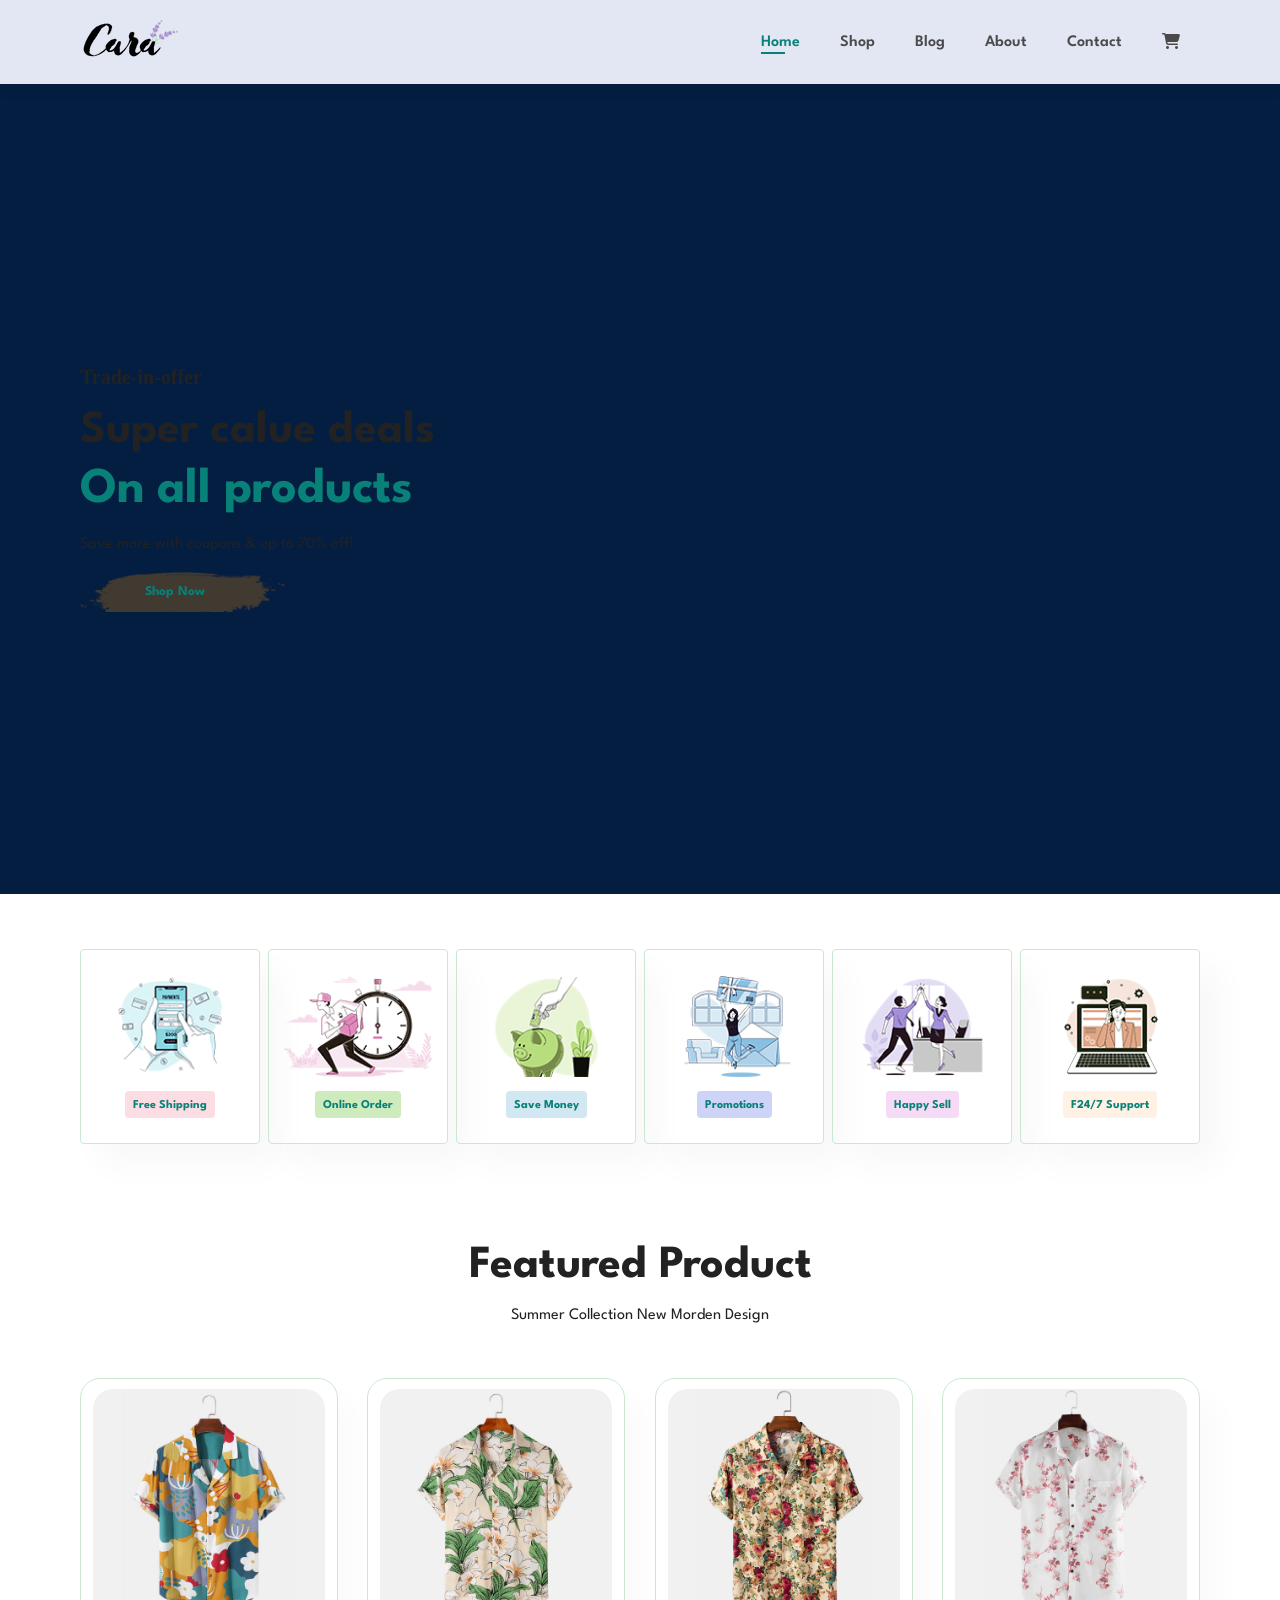
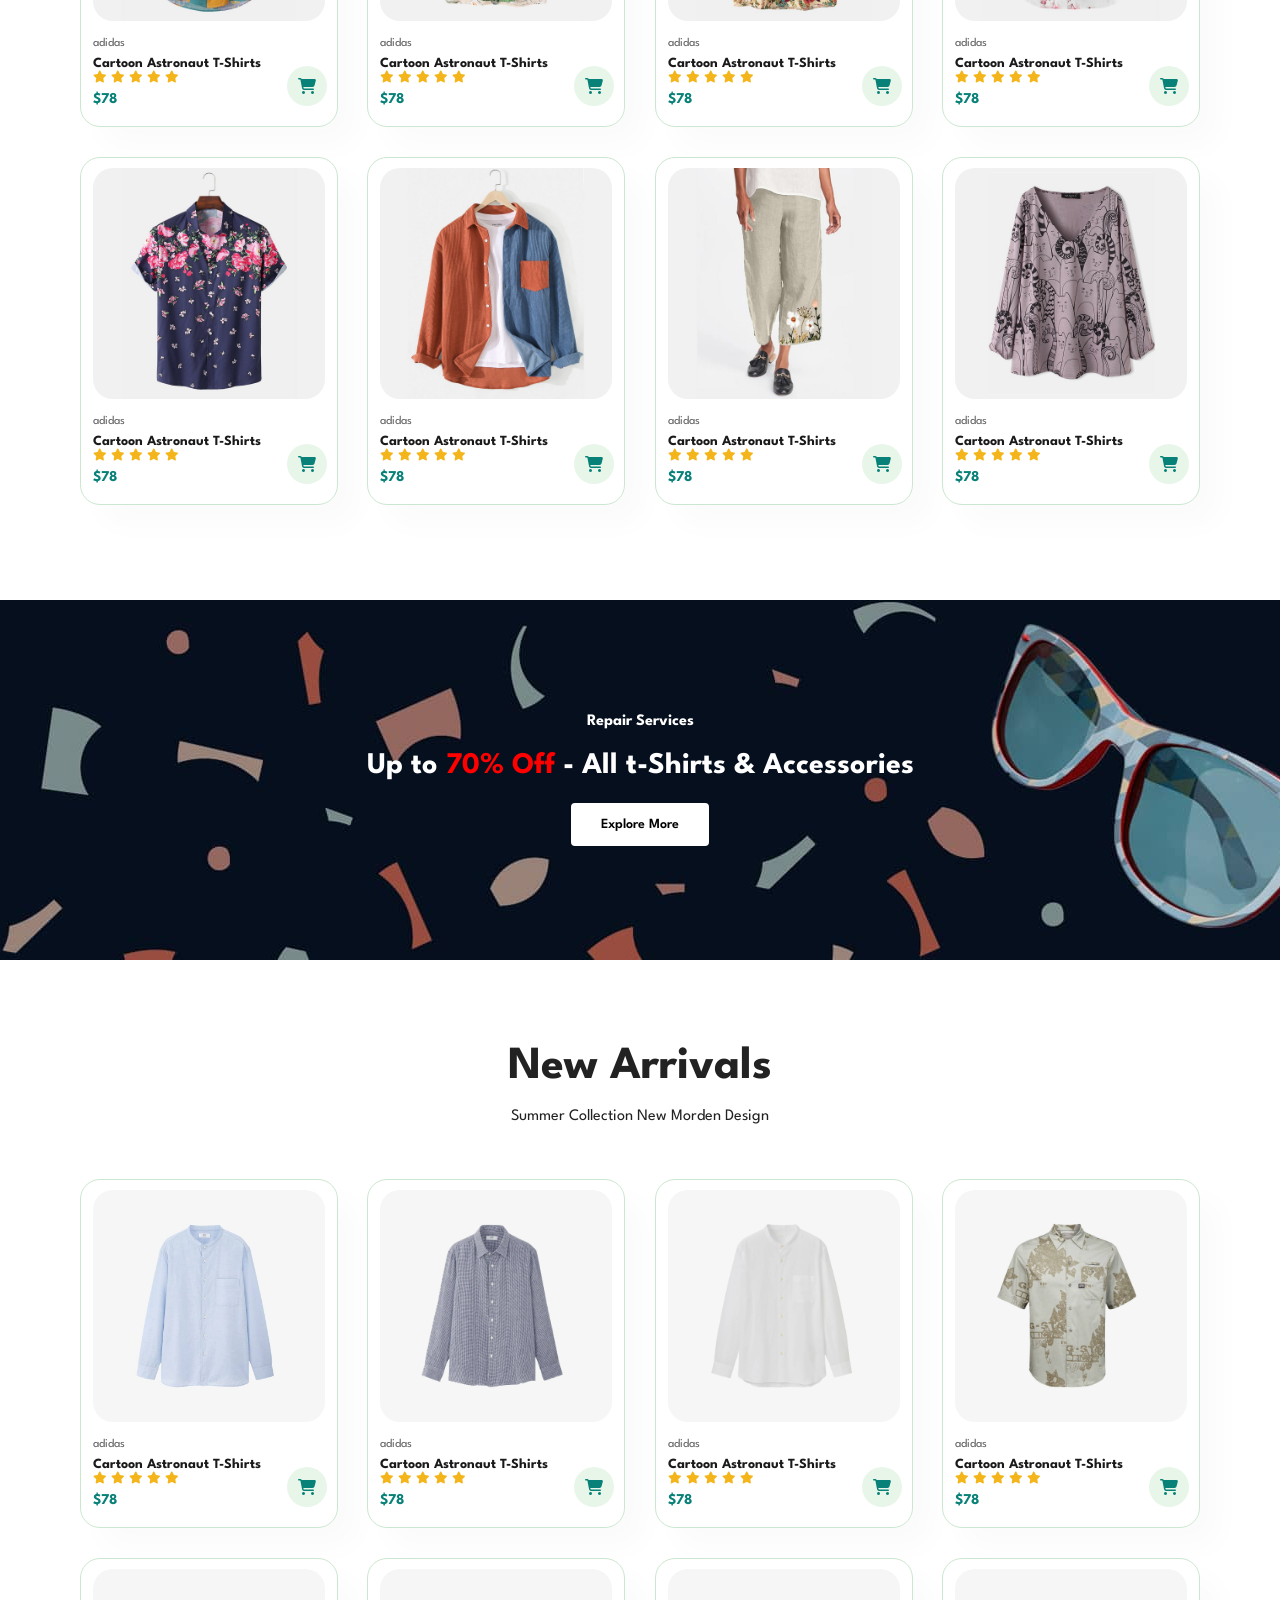
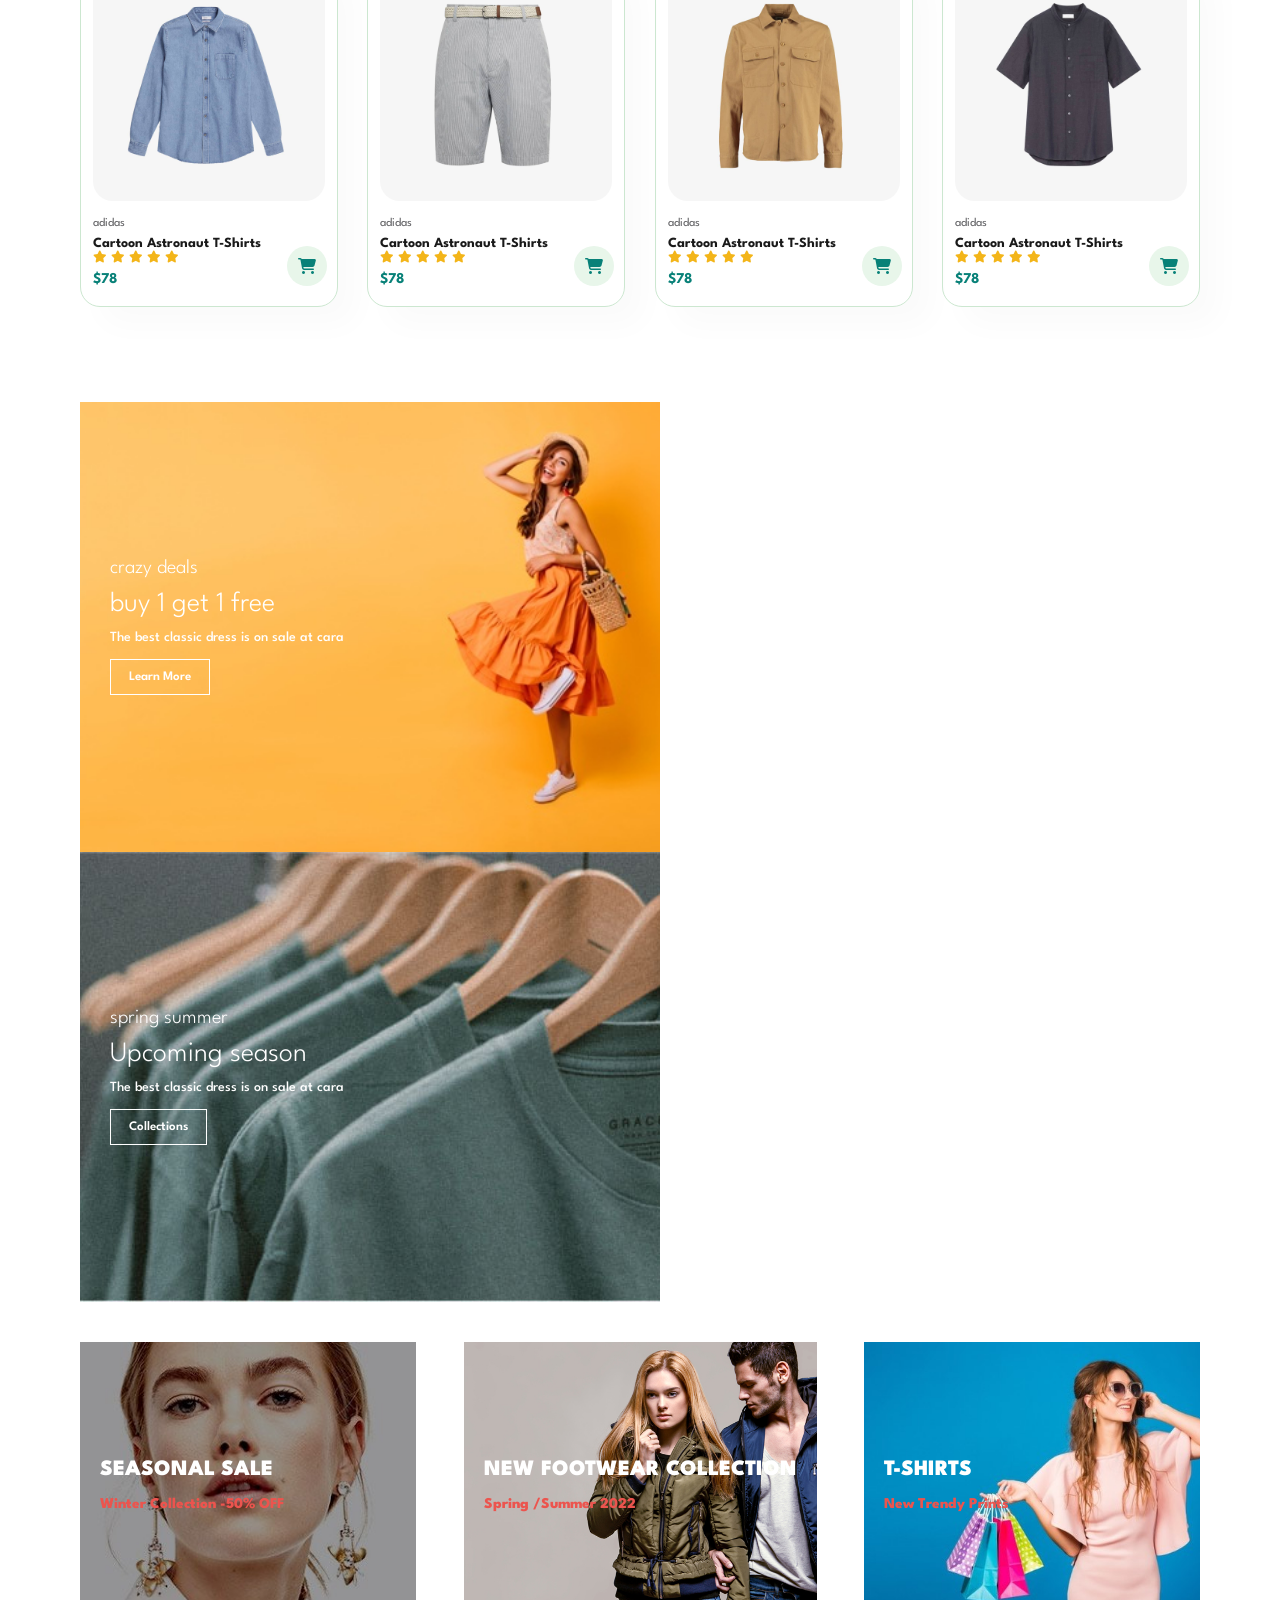
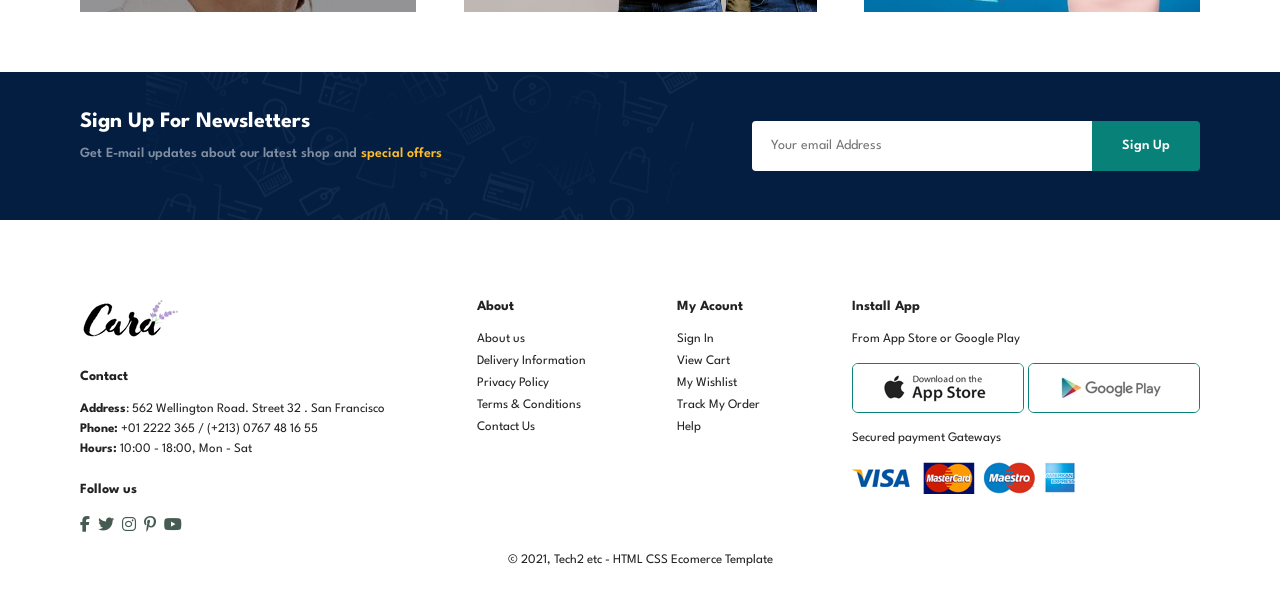
<file: Build-and-Deploy-Ecommerce-Website-main/index.html>
<!DOCTYPE html>
<html lang="en">
<head>
    <meta charset="UTF-8">
    <meta name="viewport" content="width=device-width, initial-scale=1.0">
    <link rel="stylesheet" href="style.css">
    <link rel="stylesheet" href="https://cdnjs.cloudflare.com/ajax/libs/font-awesome/6.5.1/css/all.min.css"/>
    <link rel="stylesheet" href="https://cdn.jsdelivr.net/npm/bootstrap-icons@1.13.1/font/bootstrap-icons.css">
    <title>Tech2tech Ecommerce Tutorial</title>
</head>
<body>
    
    <section id="header">
        <a href="#"><img src="img/logo.png" class="" alt="logo"></a>
        <div>
            <ul id="navbar">
                <li><a  href="index.html">Home</a></li>
                <li><a href="Shop.html">Shop</a></li>
                <li><a href="Blog.html">Blog</a></li>
                <li><a href="About.html">About</a></li>
                <li><a href="Contact.html">Contact</a></li>
                <li><a href="cart.html"><i class="fa-solid fa-cart-shopping"></i></a></li>
                <a href="#" id="close"><i class="fa-solid fa-xmark"></i></a>
            </ul>  
            <ul id="sm-navbar">
                <li><a class="active" href="index.html"><i class="bi bi-house-door"></i></a></li>
                <li><a href="Shop.html"><i class="bi bi-shop-window"></i></a></li>
                <li><a href="Blog.html"><i class="bi bi-book"></i></a></li>
                <li><a href="About.html"><i class="bi bi-patch-question"></i></a></li>
                <li><a href="Contact.html"><i class="bi bi-telephone"></i></a></li>
                <li><a href="cart.html"><i class="bi bi-cart"></i></a></li>
                <a href="#" id="close2"><i class="fa-solid fa-xmark"></i></a>
            </ul>              
        </div>
        <div id="mobile">
                <a href="cart.html"><i class="fa-solid fa-cart-shopping"></i></a>
                <i class="fas fa-outdent" id="bar"></i>
        </div>
    </section>
    <section id="hero">
        <h4 style="font-family:Georgia, 'Times New Roman', Times, serif">Trade-in-offer</h4>
        <h2>Super calue deals</h2>
        <h1>On all products</h1>
        <p>Save more with coupons & up to 70% off!</p>
        <button>Shop Now</button>
    </section>
    <section id="feature" class="section-p1">
        <div class="fe-box">
            <img src="img/features/f1.png" alt="fe 1">
            <h6>Free Shipping</h6>
        </div>
        <div class="fe-box">
            <img src="img/features/f2.png" alt="fe 2">
            <h6>Online Order</h6>
        </div>
        <div class="fe-box">
            <img src="img/features/f3.png" alt="fe 3">
            <h6>Save Money</h6>
        </div>
        <div class="fe-box">
            <img src="img/features/f4.png" alt="fe 4">
            <h6>Promotions</h6>
        </div>
        <div class="fe-box">
            <img src="img/features/f5.png" alt="fe 5">
            <h6>Happy Sell</h6>
        </div>
        <div class="fe-box">
            <img src="img/features/f6.png" alt="fe 6">
            <h6>F24/7 Support</h6>
        </div>
    </section>
    <section id="product1" class="section-p1">
        <h2>Featured Product</h2>
        <p>Summer Collection New Morden Design</p>
        <div class="pro-container">
            <div class="pro" id="test">
               <img src="img/products/f1.jpg" alt="first Product">
               <div class="des">
                <span>adidas</span>
                <h5>Cartoon Astronaut T-Shirts</h5>
                <div class="star">
                    <i class="fas fa-star"></i>
                    <i class="fas fa-star"></i>
                    <i class="fas fa-star"></i>
                    <i class="fas fa-star"></i>
                    <i class="fas fa-star"></i>
                </div>
                <h4>$78</h4>
               </div>
               <a href="#"><i class="fa-slab-press fa-regular fa-cart-shopping cart"></i></a>
            </div>
            <div class="pro">
               <img src="img/products/f2.jpg" alt="first Product">
               <div class="des">
                <span>adidas</span>
                <h5>Cartoon Astronaut T-Shirts</h5>
                <div class="star">
                    <i class="fas fa-star"></i>
                    <i class="fas fa-star"></i>
                    <i class="fas fa-star"></i>
                    <i class="fas fa-star"></i>
                    <i class="fas fa-star"></i>
                </div>
                <h4>$78</h4>
               </div>
               <a href="#"><i class="fa-slab-press fa-regular fa-cart-shopping cart"></i></a>
            </div>
            <div class="pro">
               <img src="img/products/f3.jpg" alt="first Product">
               <div class="des">
                <span>adidas</span>
                <h5>Cartoon Astronaut T-Shirts</h5>
                <div class="star">
                    <i class="fas fa-star"></i>
                    <i class="fas fa-star"></i>
                    <i class="fas fa-star"></i>
                    <i class="fas fa-star"></i>
                    <i class="fas fa-star"></i>
                </div>
                <h4>$78</h4>
               </div>
               <a href="#"><i class="fa-slab-press fa-regular fa-cart-shopping cart"></i></a>
            </div>
            <div class="pro">
               <img src="img/products/f4.jpg" alt="first Product">
               <div class="des">
                <span>adidas</span>
                <h5>Cartoon Astronaut T-Shirts</h5>
                <div class="star">
                    <i class="fas fa-star"></i>
                    <i class="fas fa-star"></i>
                    <i class="fas fa-star"></i>
                    <i class="fas fa-star"></i>
                    <i class="fas fa-star"></i>
                </div>
                <h4>$78</h4>
               </div>
               <a href="#"><i class="fa-slab-press fa-regular fa-cart-shopping cart"></i></a>
            </div>
            <div class="pro">
               <img src="img/products/f5.jpg" alt="first Product">
               <div class="des">
                <span>adidas</span>
                <h5>Cartoon Astronaut T-Shirts</h5>
                <div class="star">
                    <i class="fas fa-star"></i>
                    <i class="fas fa-star"></i>
                    <i class="fas fa-star"></i>
                    <i class="fas fa-star"></i>
                    <i class="fas fa-star"></i>
                </div>
                <h4>$78</h4>
               </div>
               <a href="#"><i class="fa-slab-press fa-regular fa-cart-shopping cart"></i></a>
            </div>
            <div class="pro">
               <img src="img/products/f6.jpg" alt="first Product">
               <div class="des">
                <span>adidas</span>
                <h5>Cartoon Astronaut T-Shirts</h5>
                <div class="star">
                    <i class="fas fa-star"></i>
                    <i class="fas fa-star"></i>
                    <i class="fas fa-star"></i>
                    <i class="fas fa-star"></i>
                    <i class="fas fa-star"></i>
                </div>
                <h4>$78</h4>
               </div>
               <a href="#"><i class="fa-slab-press fa-regular fa-cart-shopping cart"></i></a>
            </div>
            <div class="pro">
               <img src="img/products/f7.jpg" alt="first Product">
               <div class="des">
                <span>adidas</span>
                <h5>Cartoon Astronaut T-Shirts</h5>
                <div class="star">
                    <i class="fas fa-star"></i>
                    <i class="fas fa-star"></i>
                    <i class="fas fa-star"></i>
                    <i class="fas fa-star"></i>
                    <i class="fas fa-star"></i>
                </div>
                <h4>$78</h4>
               </div>
               <a href="#"><i class="fa-slab-press fa-regular fa-cart-shopping cart"></i></a>
            </div>
            <div class="pro">
               <img src="img/products/f8.jpg" alt="first Product">
               <div class="des">
                <span>adidas</span>
                <h5>Cartoon Astronaut T-Shirts</h5>
                <div class="star">
                    <i class="fas fa-star"></i>
                    <i class="fas fa-star"></i>
                    <i class="fas fa-star"></i>
                    <i class="fas fa-star"></i>
                    <i class="fas fa-star"></i>
                </div>
                <h4>$78</h4>
               </div>
               <a href="#"><i class="fa-slab-press fa-regular fa-cart-shopping cart"></i></a>
            </div>
        </div>
    </section>
    <section id="banner" class="section-m1">
        <h4>Repair Services</h4>
        <h2>Up to <span style="color: red;">70% Off</span> - All t-Shirts & Accessories</h2>
        <button class="normal">Explore More</button>
    </section>
     <section id="product1" class="section-p1">
        <h2>New Arrivals</h2>
        <p>Summer Collection New Morden Design</p>
        <div class="pro-container">
            <div class="pro">
               <img src="img/products/n1.jpg" alt="first Product">
               <div class="des">
                <span>adidas</span>
                <h5>Cartoon Astronaut T-Shirts</h5>
                <div class="star">
                    <i class="fas fa-star"></i>
                    <i class="fas fa-star"></i>
                    <i class="fas fa-star"></i>
                    <i class="fas fa-star"></i>
                    <i class="fas fa-star"></i>
                </div>
                <h4>$78</h4>
               </div>
               <a href="#"><i class="fa-slab-press fa-regular fa-cart-shopping cart"></i></a>
            </div>
            <div class="pro">
               <img src="img/products/n2.jpg" alt="first Product">
               <div class="des">
                <span>adidas</span>
                <h5>Cartoon Astronaut T-Shirts</h5>
                <div class="star">
                    <i class="fas fa-star"></i>
                    <i class="fas fa-star"></i>
                    <i class="fas fa-star"></i>
                    <i class="fas fa-star"></i>
                    <i class="fas fa-star"></i>
                </div>
                <h4>$78</h4>
               </div>
               <a href="#"><i class="fa-slab-press fa-regular fa-cart-shopping cart"></i></a>
            </div>
            <div class="pro">
               <img src="img/products/n3.jpg" alt="first Product">
               <div class="des">
                <span>adidas</span>
                <h5>Cartoon Astronaut T-Shirts</h5>
                <div class="star">
                    <i class="fas fa-star"></i>
                    <i class="fas fa-star"></i>
                    <i class="fas fa-star"></i>
                    <i class="fas fa-star"></i>
                    <i class="fas fa-star"></i>
                </div>
                <h4>$78</h4>
               </div>
               <a href="#"><i class="fa-slab-press fa-regular fa-cart-shopping cart"></i></a>
            </div>
            <div class="pro">
               <img src="img/products/n4.jpg" alt="first Product">
               <div class="des">
                <span>adidas</span>
                <h5>Cartoon Astronaut T-Shirts</h5>
                <div class="star">
                    <i class="fas fa-star"></i>
                    <i class="fas fa-star"></i>
                    <i class="fas fa-star"></i>
                    <i class="fas fa-star"></i>
                    <i class="fas fa-star"></i>
                </div>
                <h4>$78</h4>
               </div>
               <a href="#"><i class="fa-slab-press fa-regular fa-cart-shopping cart"></i></a>
            </div>
            <div class="pro">
               <img src="img/products/n5.jpg" alt="first Product">
               <div class="des">
                <span>adidas</span>
                <h5>Cartoon Astronaut T-Shirts</h5>
                <div class="star">
                    <i class="fas fa-star"></i>
                    <i class="fas fa-star"></i>
                    <i class="fas fa-star"></i>
                    <i class="fas fa-star"></i>
                    <i class="fas fa-star"></i>
                </div>
                <h4>$78</h4>
               </div>
               <a href="#"><i class="fa-slab-press fa-regular fa-cart-shopping cart"></i></a>
            </div>
            <div class="pro">
               <img src="img/products/n6.jpg" alt="first Product">
               <div class="des">
                <span>adidas</span>
                <h5>Cartoon Astronaut T-Shirts</h5>
                <div class="star">
                    <i class="fas fa-star"></i>
                    <i class="fas fa-star"></i>
                    <i class="fas fa-star"></i>
                    <i class="fas fa-star"></i>
                    <i class="fas fa-star"></i>
                </div>
                <h4>$78</h4>
               </div>
               <a href="#"><i class="fa-slab-press fa-regular fa-cart-shopping cart"></i></a>
            </div>
            <div class="pro">
               <img src="img/products/n7.jpg" alt="first Product">
               <div class="des">
                <span>adidas</span>
                <h5>Cartoon Astronaut T-Shirts</h5>
                <div class="star">
                    <i class="fas fa-star"></i>
                    <i class="fas fa-star"></i>
                    <i class="fas fa-star"></i>
                    <i class="fas fa-star"></i>
                    <i class="fas fa-star"></i>
                </div>
                <h4>$78</h4>
               </div>
               <a href="#"><i class="fa-slab-press fa-regular fa-cart-shopping cart"></i></a>
            </div>
            <div class="pro">
               <img src="img/products/n8.jpg" alt="first Product">
               <div class="des">
                <span>adidas</span>
                <h5>Cartoon Astronaut T-Shirts</h5>
                <div class="star">
                    <i class="fas fa-star"></i>
                    <i class="fas fa-star"></i>
                    <i class="fas fa-star"></i>
                    <i class="fas fa-star"></i>
                    <i class="fas fa-star"></i>
                </div>
                <h4>$78</h4>
               </div>
               <a href="#"><i class="fa-slab-press fa-regular fa-cart-shopping cart"></i></a>
            </div>
        </div>
    </section>
    <section id="sm-banner" class="section-p1">
        <div class="banner-box">
            <h4>crazy deals</h4>
            <h2>buy 1 get 1 free</h2>
            <span>The best classic dress is on sale at cara</span>
            <button class="white">Learn More</button>
        </div>
        <div class="banner-box banner-box2">
            <h4>spring summer</h4>
            <h2>Upcoming season</h2>
            <span>The best classic dress is on sale at cara</span>
            <button class="white">Collections</button>
        </div>
    </section>
    <section id="banner3">
        <div class="banner-box">
            <h2>SEASONAL SALE</h2>
            <h3>Winter Collection -50% OFF</h3>
        </div>
        <div class="banner-box banner-box2">
            <h2>NEW FOOTWEAR COLLECTION</h2>
            <h3>Spring /Summer 2022</h3>
        </div>
        <div class="banner-box banner-box3">
            <h2>T-SHIRTS</h2>
            <h3>New Trendy Prints</h3>
        </div>
    </section>
    <section id="newsletter" class="section-p1 section-m1">
        <div class="newstext">
            <h4>Sign Up For Newsletters</h4>
            <p>Get E-mail updates about our latest shop and <span>special offers</span></p>
        </div>
        <div class="form">
            <input type="text" placeholder="Your email Address">
            <button class="normal">Sign Up</button>
        </div>
    </section>
    <footer class="section-p1">
        <div class="col">
            <img class="logo" src="img/logo.png" alt="Logo">
            <h4>Contact</h4>
            <p><strong>Address</strong>: 562 Wellington Road. Street 32 . San Francisco</p>
            <p><strong>Phone: </strong>+01 2222 365 / (+213) 0767 48 16 55</p>
            <p><strong>Hours:</strong> 10:00 - 18:00, Mon - Sat</p>
            <div class="follow">
                <h4>Follow us</h4>
                <div class="icon">
                    <i class="fab fa-facebook-f"></i>
                    <i class="fab fa-twitter"></i>
                    <i class="fab fa-instagram"></i>
                    <i class="fab fa-pinterest-p"></i>
                    <i class="fab fa-youtube"></i>
                </div>
            </div>
        </div>
        <div class="col">
            <h4>About</h4>
            <a href="#">About us</a>
            <a href="#">Delivery Information</a>
            <a href="#">Privacy Policy</a>
            <a href="#">Terms & Conditions</a>
            <a href="#">Contact Us</a>
        </div>
        <div class="col">
            <h4>My Acount</h4>
            <a href="#">Sign In</a>
            <a href="#">View Cart</a>
            <a href="#">My Wishlist</a>
            <a href="#">Track My Order</a>
            <a href="#">Help</a>
        </div>
        <div class="col install">
            <h4>Install App</h4>
            <p>From App Store or Google Play</p>
            <div class="row">
                <img src="img/pay/app.jpg" alt="">
                <img src="img/pay/play.jpg" alt="">
            </div>
            <p>Secured payment Gateways</p>
            <img src="img/pay/pay.png" alt="">
        </div>
        <div class="copyright">
            <p>&#169 2021, Tech2 etc - HTML CSS Ecomerce Template</p>
        </div>
    </footer>
    <script src="script.js"></script>
</body>
</html>
</file>
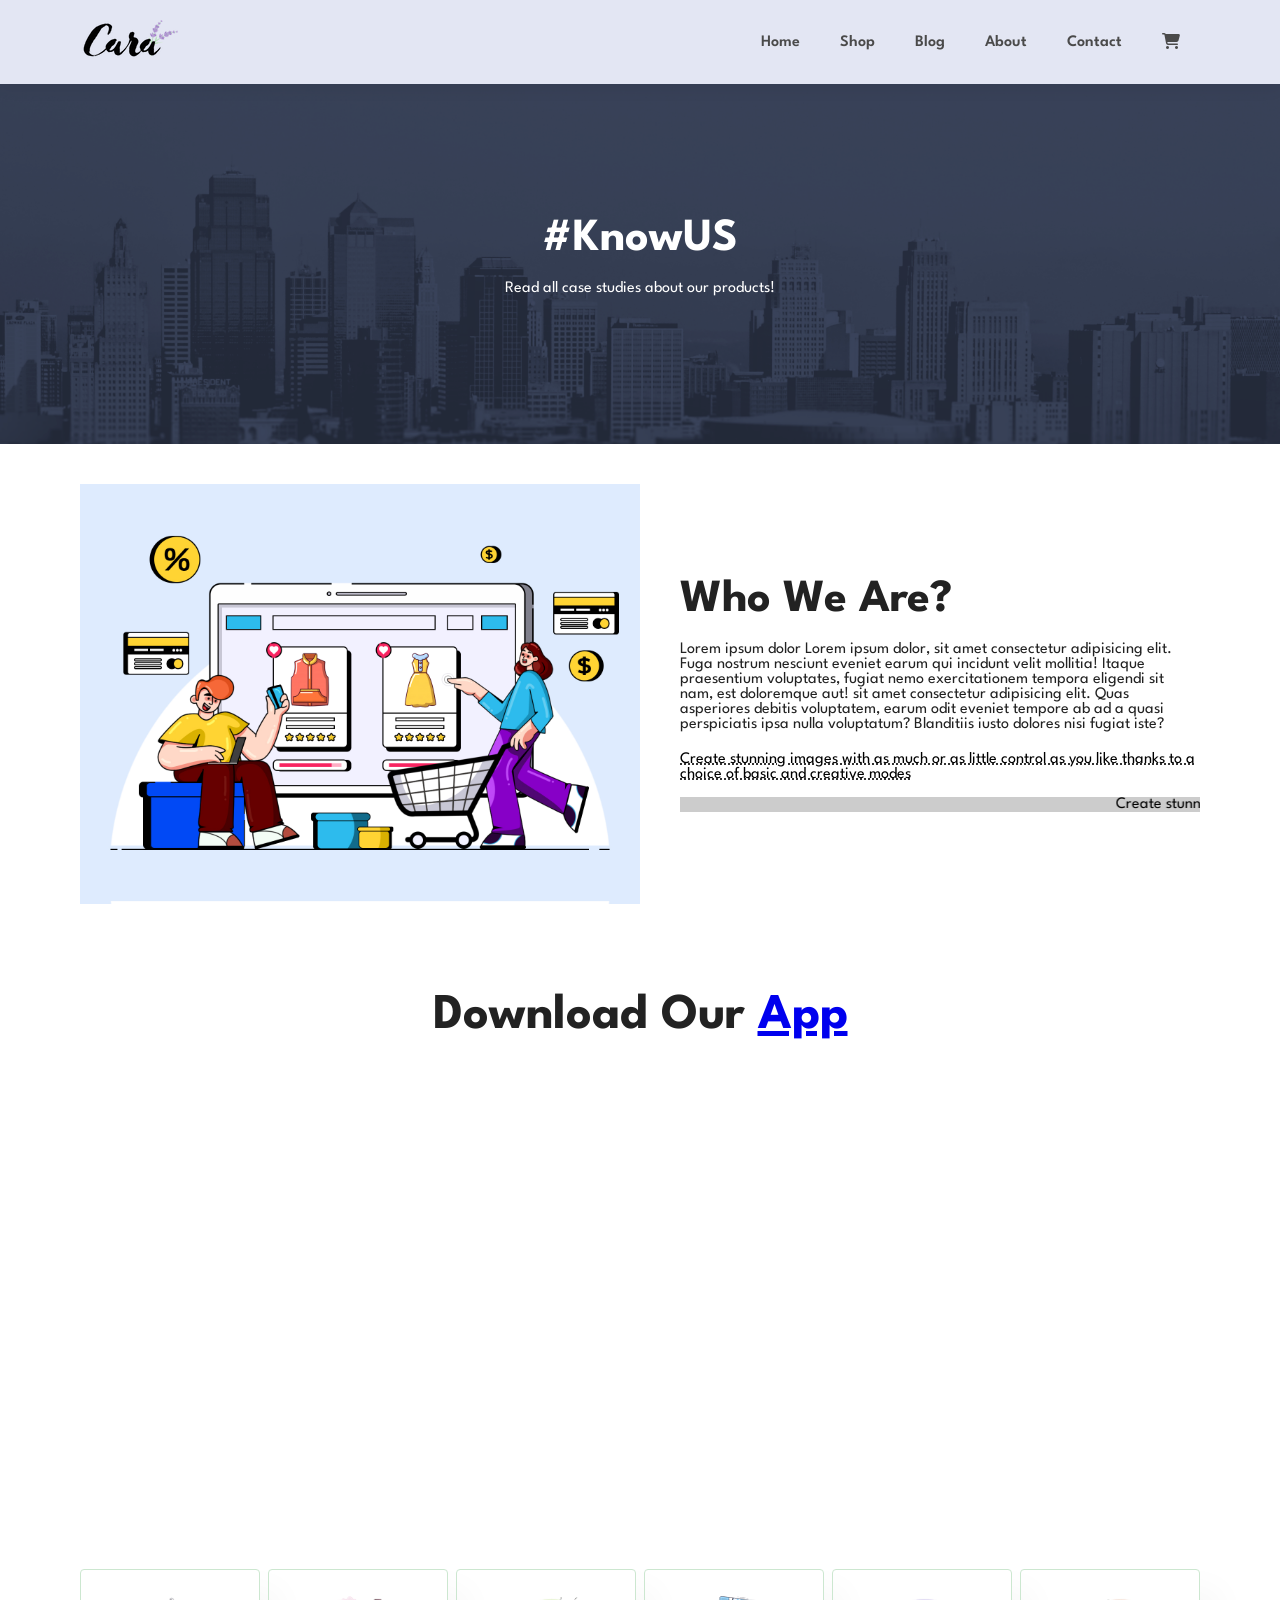
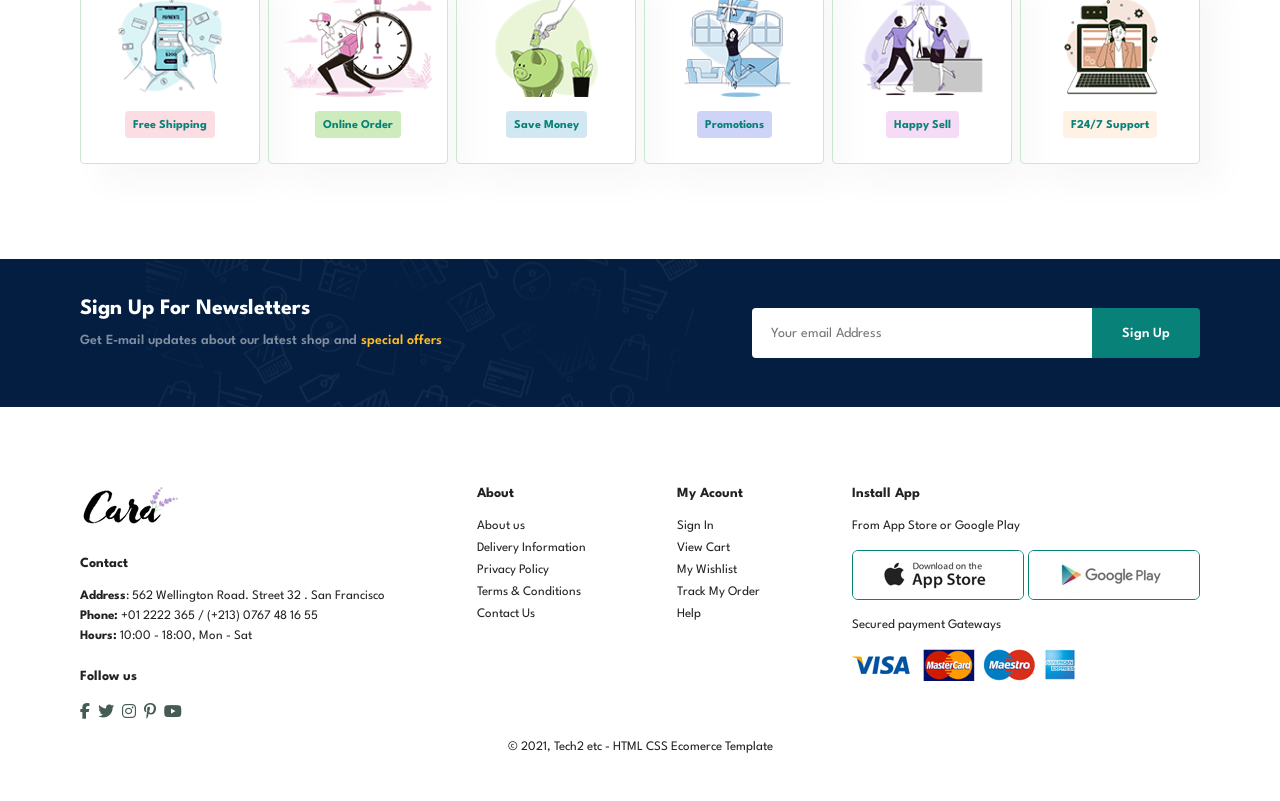
<file: Build-and-Deploy-Ecommerce-Website-main/about.html>
<!DOCTYPE html>
<html lang="en">
<head>
    <meta charset="UTF-8">
    <meta name="viewport" content="width=device-width, initial-scale=1.0">
    <link rel="stylesheet" href="style.css">
    <link rel="stylesheet" href="https://cdnjs.cloudflare.com/ajax/libs/font-awesome/6.5.1/css/all.min.css"/>
    <link rel="stylesheet" href="https://cdn.jsdelivr.net/npm/bootstrap-icons@1.13.1/font/bootstrap-icons.css">
    <title>Shop</title>
</head>
<body>
    <section id="header">
        <a href="#"><img src="img/logo.png" class="" alt="logo"></a>
        <div>
            <ul id="navbar">
                <li><a href="index.html">Home</a></li>
                <li><a href="Shop.html">Shop</a></li>
                <li><a href="blog.html">Blog</a></li>
                <li><a href="About.html">About</a></li>
                <li><a href="Contact.html">Contact</a></li>
                <li><a href="cart.html"><i class="fa-solid fa-cart-shopping"></i></a></li>
                <a href="#" id="close"><i class="fa-solid fa-xmark"></i></a>
            </ul>  
            <ul id="sm-navbar">
                <li><a class="active" href="index.html"><i class="bi bi-house-door"></i></a></li>
                <li><a href="Shop.html"><i class="bi bi-shop-window"></i></a></li>
                <li><a href="Blog.html"><i class="bi bi-book"></i></a></li>
                <li><a href="About.html"><i class="bi bi-patch-question"></i></a></li>
                <li><a href="Contact.html"><i class="bi bi-telephone"></i></a></li>
                <li><a href="cart.html"><i class="bi bi-cart"></i></a></li>
                <a href="#" id="close2"><i class="fa-solid fa-xmark"></i></a>
            </ul>              
        </div>
        <div id="mobile">
                <a href="cart.html"><i class="fa-solid fa-cart-shopping"></i></a>
                <i class="fas fa-outdent" id="bar"></i>
        </div>
    </section>
    
    <section id="page-header" class="about-header">
        <h2>#KnowUS</h2>
        <p>Read all case studies about our products!</p>
    </section>

    <section id="about-head" class="section-p1">
        <img src="img/about/a6.jpg" alt="">
        <div>
            <h2>Who We Are?</h2>
            <p>Lorem ipsum dolor Lorem ipsum dolor, sit amet consectetur adipisicing elit. Fuga nostrum nesciunt eveniet earum qui incidunt velit mollitia! Itaque praesentium voluptates, fugiat nemo exercitationem tempora eligendi sit nam, est doloremque aut! sit amet consectetur adipisicing elit. Quas asperiores debitis voluptatem, earum odit eveniet tempore ab ad a quasi perspiciatis ipsa nulla voluptatum? Blanditiis iusto dolores nisi fugiat iste?</p>
            <abbr title="">Create stunning images with as much or as little control as you like thanks to a choice of basic and creative modes</abbr>
            <br><br>
            <marquee bgcolor="#ccc" loop="-1" scrollamount="5" width="100%">Create stunning images with as much or as little control as you like thanks to a choice of basic and creative modes</marquee>
        </div>
    </section>

    <section id="about-app" class="section-p1">
        <h1>Download Our <a href="#">App</a></h1>
        <div class="video">
            <video autoplay muted loop src="img/about/1.mp4"></video>
        </div>
    </section>

    <section id="feature" class="section-p1">
        <div class="fe-box">
            <img src="img/features/f1.png" alt="fe 1">
            <h6>Free Shipping</h6>
        </div>
        <div class="fe-box">
            <img src="img/features/f2.png" alt="fe 2">
            <h6>Online Order</h6>
        </div>
        <div class="fe-box">
            <img src="img/features/f3.png" alt="fe 3">
            <h6>Save Money</h6>
        </div>
        <div class="fe-box">
            <img src="img/features/f4.png" alt="fe 4">
            <h6>Promotions</h6>
        </div>
        <div class="fe-box">
            <img src="img/features/f5.png" alt="fe 5">
            <h6>Happy Sell</h6>
        </div>
        <div class="fe-box">
            <img src="img/features/f6.png" alt="fe 6">
            <h6>F24/7 Support</h6>
        </div>
    </section>

    <section id="newsletter" class="section-p1 section-m1">
        <div class="newstext">
            <h4>Sign Up For Newsletters</h4>
            <p>Get E-mail updates about our latest shop and <span>special offers</span></p>
        </div>
        <div class="form">
            <input type="text" placeholder="Your email Address">
            <button class="normal">Sign Up</button>
        </div>
    </section>

    <footer class="section-p1">
        <div class="col">
            <img class="logo" src="img/logo.png" alt="Logo">
            <h4>Contact</h4>
            <p><strong>Address</strong>: 562 Wellington Road. Street 32 . San Francisco</p>
            <p><strong>Phone: </strong>+01 2222 365 / (+213) 0767 48 16 55</p>
            <p><strong>Hours:</strong> 10:00 - 18:00, Mon - Sat</p>
            <div class="follow">
                <h4>Follow us</h4>
                <div class="icon">
                    <i class="fab fa-facebook-f"></i>
                    <i class="fab fa-twitter"></i>
                    <i class="fab fa-instagram"></i>
                    <i class="fab fa-pinterest-p"></i>
                    <i class="fab fa-youtube"></i>
                </div>
            </div>
        </div>
        <div class="col">
            <h4>About</h4>
            <a href="#">About us</a>
            <a href="#">Delivery Information</a>
            <a href="#">Privacy Policy</a>
            <a href="#">Terms & Conditions</a>
            <a href="#">Contact Us</a>
        </div>
        <div class="col">
            <h4>My Acount</h4>
            <a href="#">Sign In</a>
            <a href="#">View Cart</a>
            <a href="#">My Wishlist</a>
            <a href="#">Track My Order</a>
            <a href="#">Help</a>
        </div>
        <div class="col install">
            <h4>Install App</h4>
            <p>From App Store or Google Play</p>
            <div class="row">
                <img src="img/pay/app.jpg" alt="">
                <img src="img/pay/play.jpg" alt="">
            </div>
            <p>Secured payment Gateways</p>
            <img src="img/pay/pay.png" alt="">
        </div>
        <div class="copyright">
            <p>&#169 2021, Tech2 etc - HTML CSS Ecomerce Template</p>
        </div>
    </footer>

    <script src="script.js"></script>
</body>
</html>
</file>
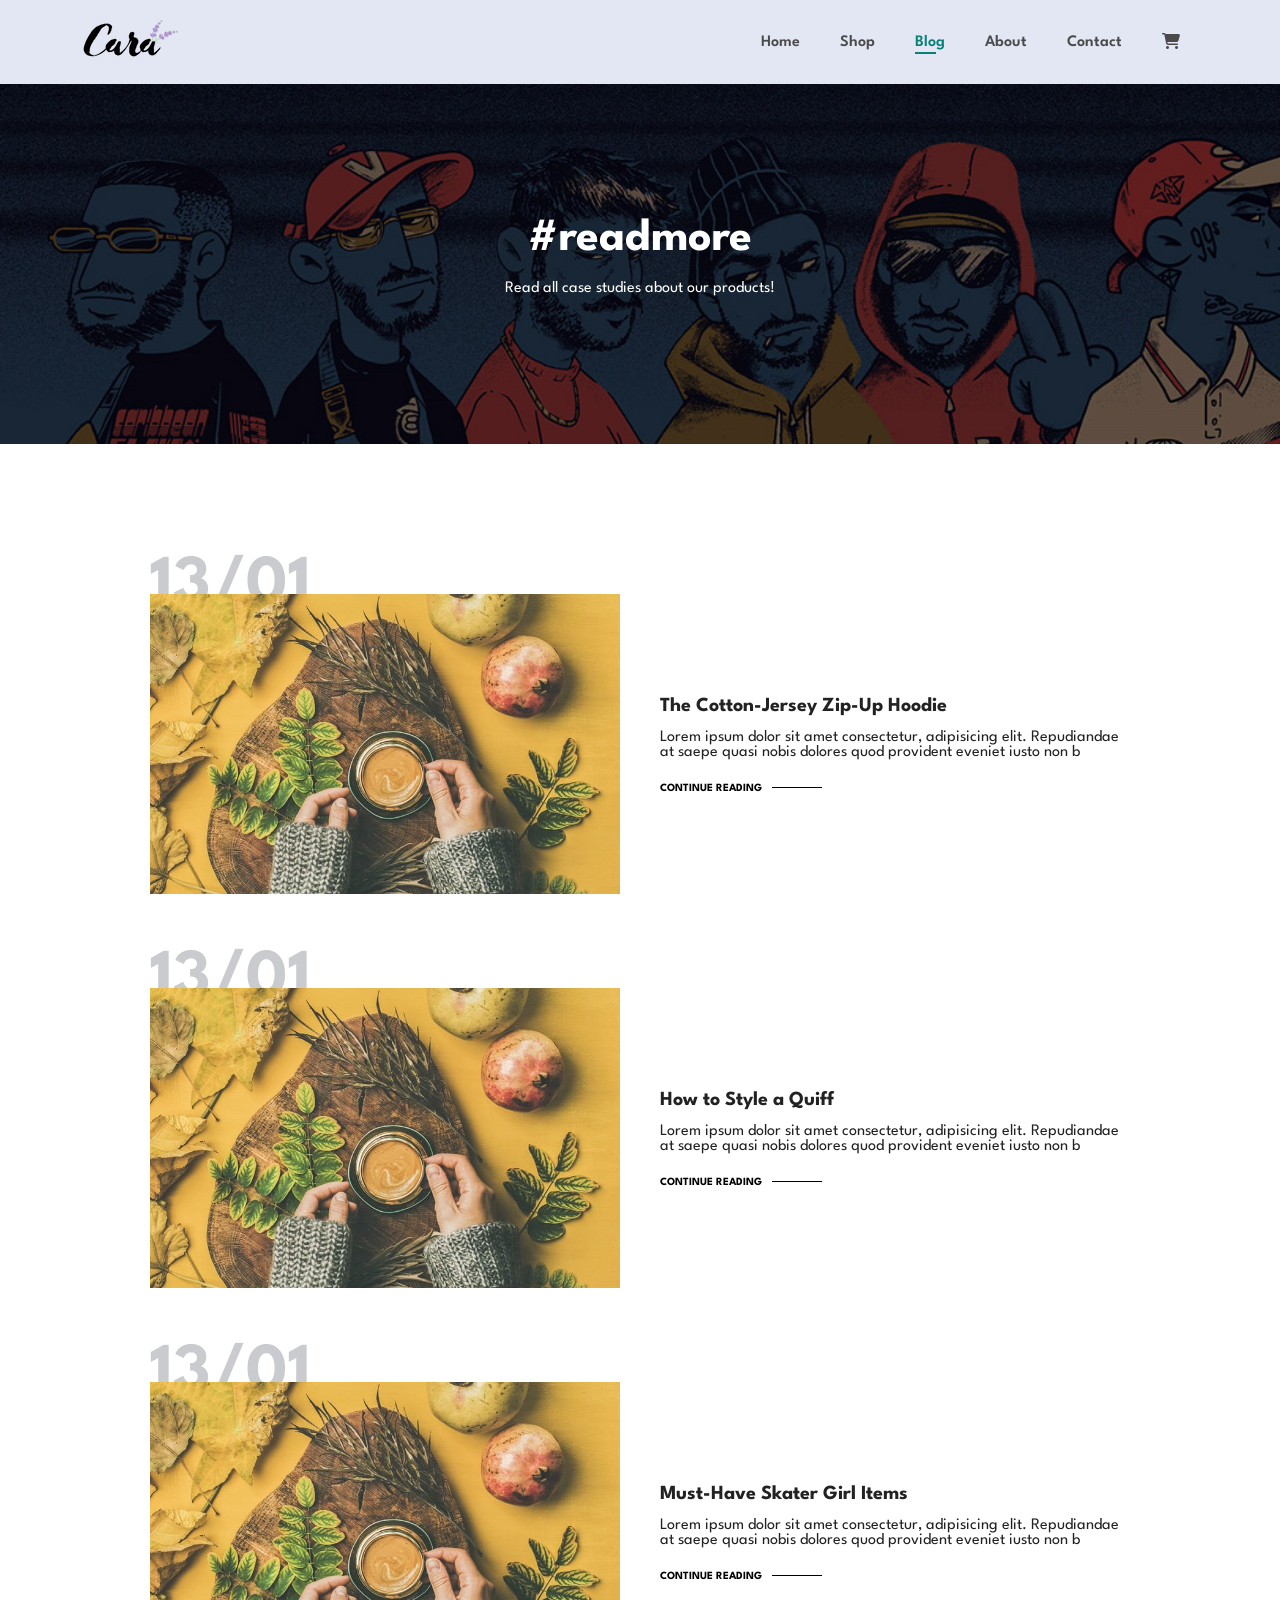
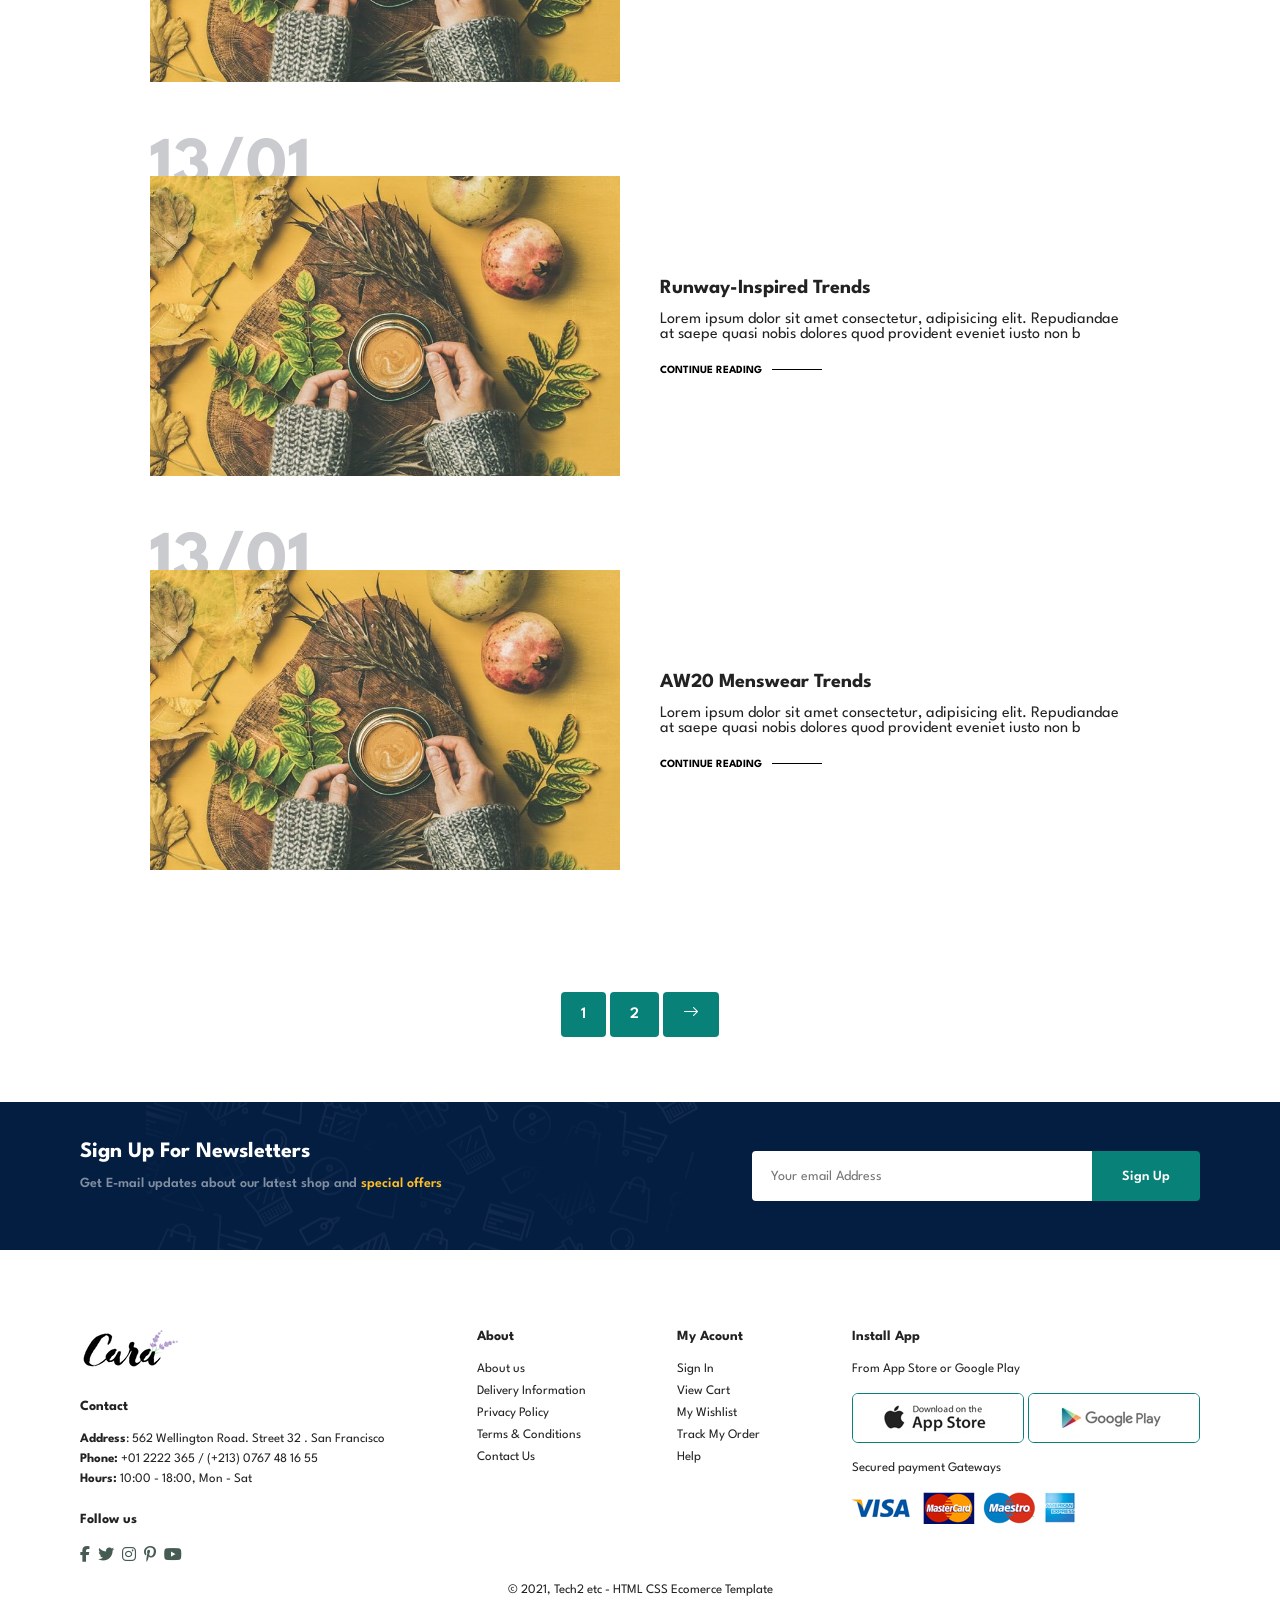
<file: Build-and-Deploy-Ecommerce-Website-main/blog.html>
<!DOCTYPE html>
<html lang="en">
<head>
    <meta charset="UTF-8">
    <meta name="viewport" content="width=device-width, initial-scale=1.0">
    <link rel="stylesheet" href="style.css">
    <link rel="stylesheet" href="https://cdnjs.cloudflare.com/ajax/libs/font-awesome/6.5.1/css/all.min.css"/>
    <link rel="stylesheet" href="https://cdn.jsdelivr.net/npm/bootstrap-icons@1.13.1/font/bootstrap-icons.css">
    <title>Shop</title>
</head>
<body>
    <section id="header">
        <a href="#"><img src="img/logo.png" class="" alt="logo"></a>
        <div>
            <ul id="navbar">
                <li><a href="index.html">Home</a></li>
                <li><a href="Shop.html">Shop</a></li>
                <li><a href="blog.html">Blog</a></li>
                <li><a href="About.html">About</a></li>
                <li><a href="Contact.html">Contact</a></li>
                <li><a href="cart.html"><i class="fa-solid fa-cart-shopping"></i></a></li>
                <a href="#" id="close"><i class="fa-solid fa-xmark"></i></a>
            </ul>  
            <ul id="sm-navbar">
                <li><a class="active" href="index.html"><i class="bi bi-house-door"></i></a></li>
                <li><a href="Shop.html"><i class="bi bi-shop-window"></i></a></li>
                <li><a href="Blog.html"><i class="bi bi-book"></i></a></li>
                <li><a href="About.html"><i class="bi bi-patch-question"></i></a></li>
                <li><a href="Contact.html"><i class="bi bi-telephone"></i></a></li>
                <li><a href="cart.html"><i class="bi bi-cart"></i></a></li>
                <a href="#" id="close2"><i class="fa-solid fa-xmark"></i></a>
            </ul>              
        </div>
        <div id="mobile">
                <a href="cart.html"><i class="fa-solid fa-cart-shopping"></i></a>
                <i class="fas fa-outdent" id="bar"></i>
        </div>
    </section>

    
    <section id="page-header" class="blog-header">
        <h2>#readmore</h2>
        <p>Read all case studies about our products!</p>
    </section>

    <section id="blog">
        <div class="blog-box">
            <div class="blog-img">
                <img src="img/blog/b6.jpg" alt="">
            </div>
            <div class="blog-details">
                <h4>The Cotton-Jersey Zip-Up Hoodie</h4>
                <p>Lorem ipsum dolor sit amet consectetur, adipisicing elit. Repudiandae at saepe quasi nobis dolores quod provident eveniet iusto non b</p>
                <a href="#">CONTINUE READING</a>
            </div>
            <h1>13/01</h1>
        </div>

        <div class="blog-box">
            <div class="blog-img">
                <img src="img/blog/b6.jpg" alt="">
            </div>
            <div class="blog-details">
                <h4>How to Style a Quiff</h4>
                <p>Lorem ipsum dolor sit amet consectetur, adipisicing elit. Repudiandae at saepe quasi nobis dolores quod provident eveniet iusto non b</p>
                <a href="#">CONTINUE READING</a>
            </div>
            <h1>13/01</h1>
        </div>
        <div class="blog-box">
            <div class="blog-img">
                <img src="img/blog/b6.jpg" alt="">
            </div>
            <div class="blog-details">
                <h4>Must-Have Skater Girl Items</h4>
                <p>Lorem ipsum dolor sit amet consectetur, adipisicing elit. Repudiandae at saepe quasi nobis dolores quod provident eveniet iusto non b</p>
                <a href="#">CONTINUE READING</a>
            </div>
            <h1>13/01</h1>
        </div>
        <div class="blog-box">
            <div class="blog-img">
                <img src="img/blog/b6.jpg" alt="">
            </div>
            <div class="blog-details">
                <h4>Runway-Inspired Trends</h4>
                <p>Lorem ipsum dolor sit amet consectetur, adipisicing elit. Repudiandae at saepe quasi nobis dolores quod provident eveniet iusto non b</p>
                <a href="#">CONTINUE READING</a>
            </div>
            <h1>13/01</h1>
        </div>
        <div class="blog-box">
            <div class="blog-img">
                <img src="img/blog/b6.jpg" alt="">
            </div>
            <div class="blog-details">
                <h4>AW20 Menswear Trends</h4>
                <p>Lorem ipsum dolor sit amet consectetur, adipisicing elit. Repudiandae at saepe quasi nobis dolores quod provident eveniet iusto non b</p>
                <a href="#">CONTINUE READING</a>
            </div>
            <h1>13/01</h1>
        </div>
    </section>

    <section id="pagination" class="section-p1">
        <a href="#">1</a>
        <a href="#">2</a>
        <a href="#"><i class="bi bi-arrow-right"></i></a>
    </section>

     <section id="newsletter" class="section-p1 section-m1">
        <div class="newstext">
            <h4>Sign Up For Newsletters</h4>
            <p>Get E-mail updates about our latest shop and <span>special offers</span></p>
        </div>
        <div class="form">
            <input type="text" placeholder="Your email Address">
            <button class="normal">Sign Up</button>
        </div>
    </section>


    <footer class="section-p1">
        <div class="col">
            <img class="logo" src="img/logo.png" alt="Logo">
            <h4>Contact</h4>
            <p><strong>Address</strong>: 562 Wellington Road. Street 32 . San Francisco</p>
            <p><strong>Phone: </strong>+01 2222 365 / (+213) 0767 48 16 55</p>
            <p><strong>Hours:</strong> 10:00 - 18:00, Mon - Sat</p>
            <div class="follow">
                <h4>Follow us</h4>
                <div class="icon">
                    <i class="fab fa-facebook-f"></i>
                    <i class="fab fa-twitter"></i>
                    <i class="fab fa-instagram"></i>
                    <i class="fab fa-pinterest-p"></i>
                    <i class="fab fa-youtube"></i>
                </div>
            </div>
        </div>
        <div class="col">
            <h4>About</h4>
            <a href="#">About us</a>
            <a href="#">Delivery Information</a>
            <a href="#">Privacy Policy</a>
            <a href="#">Terms & Conditions</a>
            <a href="#">Contact Us</a>
        </div>
        <div class="col">
            <h4>My Acount</h4>
            <a href="#">Sign In</a>
            <a href="#">View Cart</a>
            <a href="#">My Wishlist</a>
            <a href="#">Track My Order</a>
            <a href="#">Help</a>
        </div>
        <div class="col install">
            <h4>Install App</h4>
            <p>From App Store or Google Play</p>
            <div class="row">
                <img src="img/pay/app.jpg" alt="">
                <img src="img/pay/play.jpg" alt="">
            </div>
            <p>Secured payment Gateways</p>
            <img src="img/pay/pay.png" alt="">
        </div>
        <div class="copyright">
            <p>&#169 2021, Tech2 etc - HTML CSS Ecomerce Template</p>
        </div>
    </footer>

    <script src="script.js"></script>
</body>
</html>
</file>
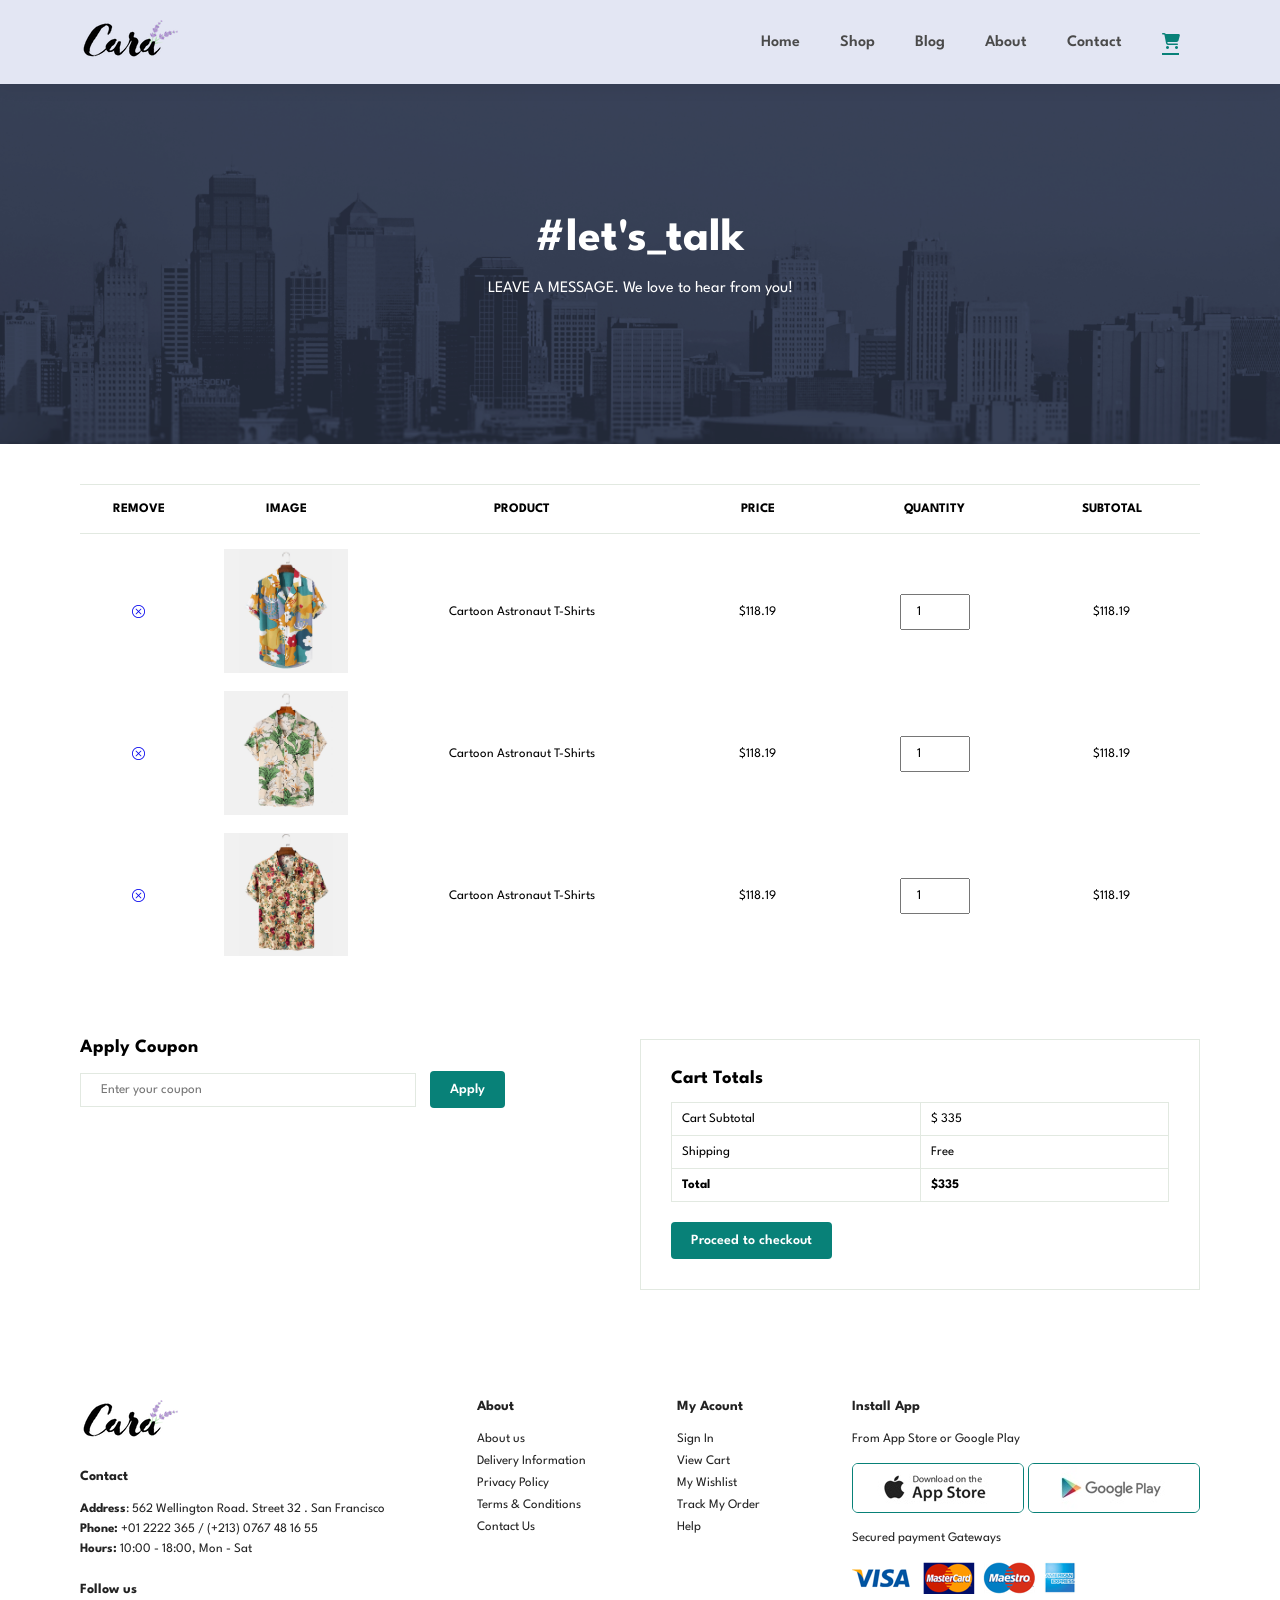
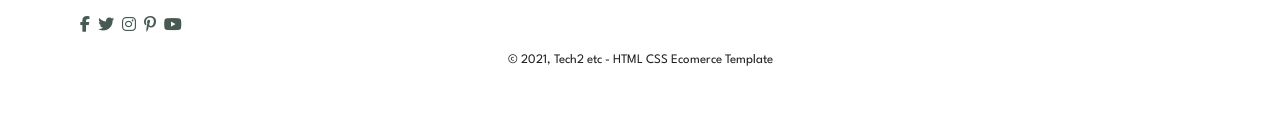
<file: Build-and-Deploy-Ecommerce-Website-main/cart.html>
<!DOCTYPE html>
<html lang="en">
<head>
    <meta charset="UTF-8">
    <meta name="viewport" content="width=device-width, initial-scale=1.0">
    <link rel="stylesheet" href="style.css">
    <link rel="stylesheet" href="https://cdnjs.cloudflare.com/ajax/libs/font-awesome/6.5.1/css/all.min.css"/>
    <link rel="stylesheet" href="https://cdn.jsdelivr.net/npm/bootstrap-icons@1.13.1/font/bootstrap-icons.css">
    <title>Shop</title>
</head>
<body>
    <section id="header">
        <a href="#"><img src="img/logo.png" class="" alt="logo"></a>
        <div>
            <ul id="navbar">
                <li><a href="index.html">Home</a></li>
                <li><a href="Shop.html">Shop</a></li>
                <li><a href="blog.html">Blog</a></li>
                <li><a href="About.html">About</a></li>
                <li><a href="Contact.html">Contact</a></li>
                <li><a href="cart.html"><i class="fa-solid fa-cart-shopping"></i></a></li>
                <a href="#" id="close"><i class="fa-solid fa-xmark"></i></a>
            </ul>  
            <ul id="sm-navbar">
                <li><a class="active" href="index.html"><i class="bi bi-house-door"></i></a></li>
                <li><a href="Shop.html"><i class="bi bi-shop-window"></i></a></li>
                <li><a href="Blog.html"><i class="bi bi-book"></i></a></li>
                <li><a href="About.html"><i class="bi bi-patch-question"></i></a></li>
                <li><a href="Contact.html"><i class="bi bi-telephone"></i></a></li>
                <li><a href="cart.html"><i class="bi bi-cart"></i></a></li>
                <a href="#" id="close2"><i class="fa-solid fa-xmark"></i></a>
            </ul>              
        </div>
        <div id="mobile">
                <a href="cart.html"><i class="fa-solid fa-cart-shopping"></i></a>
                <i class="fas fa-outdent" id="bar"></i>
        </div>
    </section>
    
    <section id="page-header" class="about-header">
        <h2>#let's_talk</h2>
        <p>LEAVE A MESSAGE. We love to hear from you!</p>
    </section>

    <section id="cart" class="section-p1">
        <table width="100%"> 
            <thead>
                <tr>
                    <td>REMOVE</td>
                    <td>IMAGE</td>
                    <td>PRODUCT</td>
                    <td>PRICE</td>
                    <td>QUANTITY</td>
                    <td>SUBTOTAL</td>
                </tr>
            </thead>
            <tbody>
                <tr>
                    <td><a href="#"><i class="bi bi-x-circle"></i></a></td>
                    <td><img src="img/products/f1.jpg" ></td>
                    <td>Cartoon Astronaut T-Shirts </td>
                    <td>$118.19</td>
                    <td><input type="number" value="1"></td>
                    <td>$118.19</td>
                </tr>
                <tr>
                    <td><a href="#"><i class="bi bi-x-circle"></i></a></td>
                    <td><img src="img/products/f2.jpg" ></td>
                    <td>Cartoon Astronaut T-Shirts </td>
                    <td>$118.19</td>
                    <td><input type="number" value="1"></td>
                    <td>$118.19</td>
                </tr>
                <tr>
                    <td><a href="#"><i class="bi bi-x-circle"></i></a></td>
                    <td><img src="img/products/f3.jpg"></td>
                    <td>Cartoon Astronaut T-Shirts </td>
                    <td>$118.19</td>
                    <td><input type="number" value="1"></td>
                    <td>$118.19</td>
                </tr>
            </tbody>
        </table>
    </section>

    <section id="cart-add" class="section-p1">
        <div id="coupon">
            <h3>Apply Coupon</h3>
            <div>
                <input type="text" placeholder="Enter your coupon">
                <button class="normal"> Apply</button>
            </div>
        </div>
        <div id="subtotal">
            <h3>Cart Totals</h3>
            <table>
                <tr>
                    <td>Cart Subtotal</td>
                    <td>$ 335</td>
                </tr>
                <tr>
                    <td>Shipping</td>
                    <td>Free</td>
                </tr>
                <tr>
                    <td><strong>Total</strong></td>
                    <td><strong>$335</strong></td>
                </tr>
            </table>
            <button class="normal">Proceed to checkout</button>
        </div>
    </section>

    <footer class="section-p1">
        <div class="col">
            <img class="logo" src="img/logo.png" alt="Logo">
            <h4>Contact</h4>
            <p><strong>Address</strong>: 562 Wellington Road. Street 32 . San Francisco</p>
            <p><strong>Phone: </strong>+01 2222 365 / (+213) 0767 48 16 55</p>
            <p><strong>Hours:</strong> 10:00 - 18:00, Mon - Sat</p>
            <div class="follow">
                <h4>Follow us</h4>
                <div class="icon">
                    <i class="fab fa-facebook-f"></i>
                    <i class="fab fa-twitter"></i>
                    <i class="fab fa-instagram"></i>
                    <i class="fab fa-pinterest-p"></i>
                    <i class="fab fa-youtube"></i>
                </div>
            </div>
        </div>
        <div class="col">
            <h4>About</h4>
            <a href="#">About us</a>
            <a href="#">Delivery Information</a>
            <a href="#">Privacy Policy</a>
            <a href="#">Terms & Conditions</a>
            <a href="#">Contact Us</a>
        </div>
        <div class="col">
            <h4>My Acount</h4>
            <a href="#">Sign In</a>
            <a href="#">View Cart</a>
            <a href="#">My Wishlist</a>
            <a href="#">Track My Order</a>
            <a href="#">Help</a>
        </div>
        <div class="col install">
            <h4>Install App</h4>
            <p>From App Store or Google Play</p>
            <div class="row">
                <img src="img/pay/app.jpg" alt="">
                <img src="img/pay/play.jpg" alt="">
            </div>
            <p>Secured payment Gateways</p>
            <img src="img/pay/pay.png" alt="">
        </div>
        <div class="copyright">
            <p>&#169 2021, Tech2 etc - HTML CSS Ecomerce Template</p>
        </div>
    </footer>

    <script src="script.js"></script>
</body>
</html>
</file>
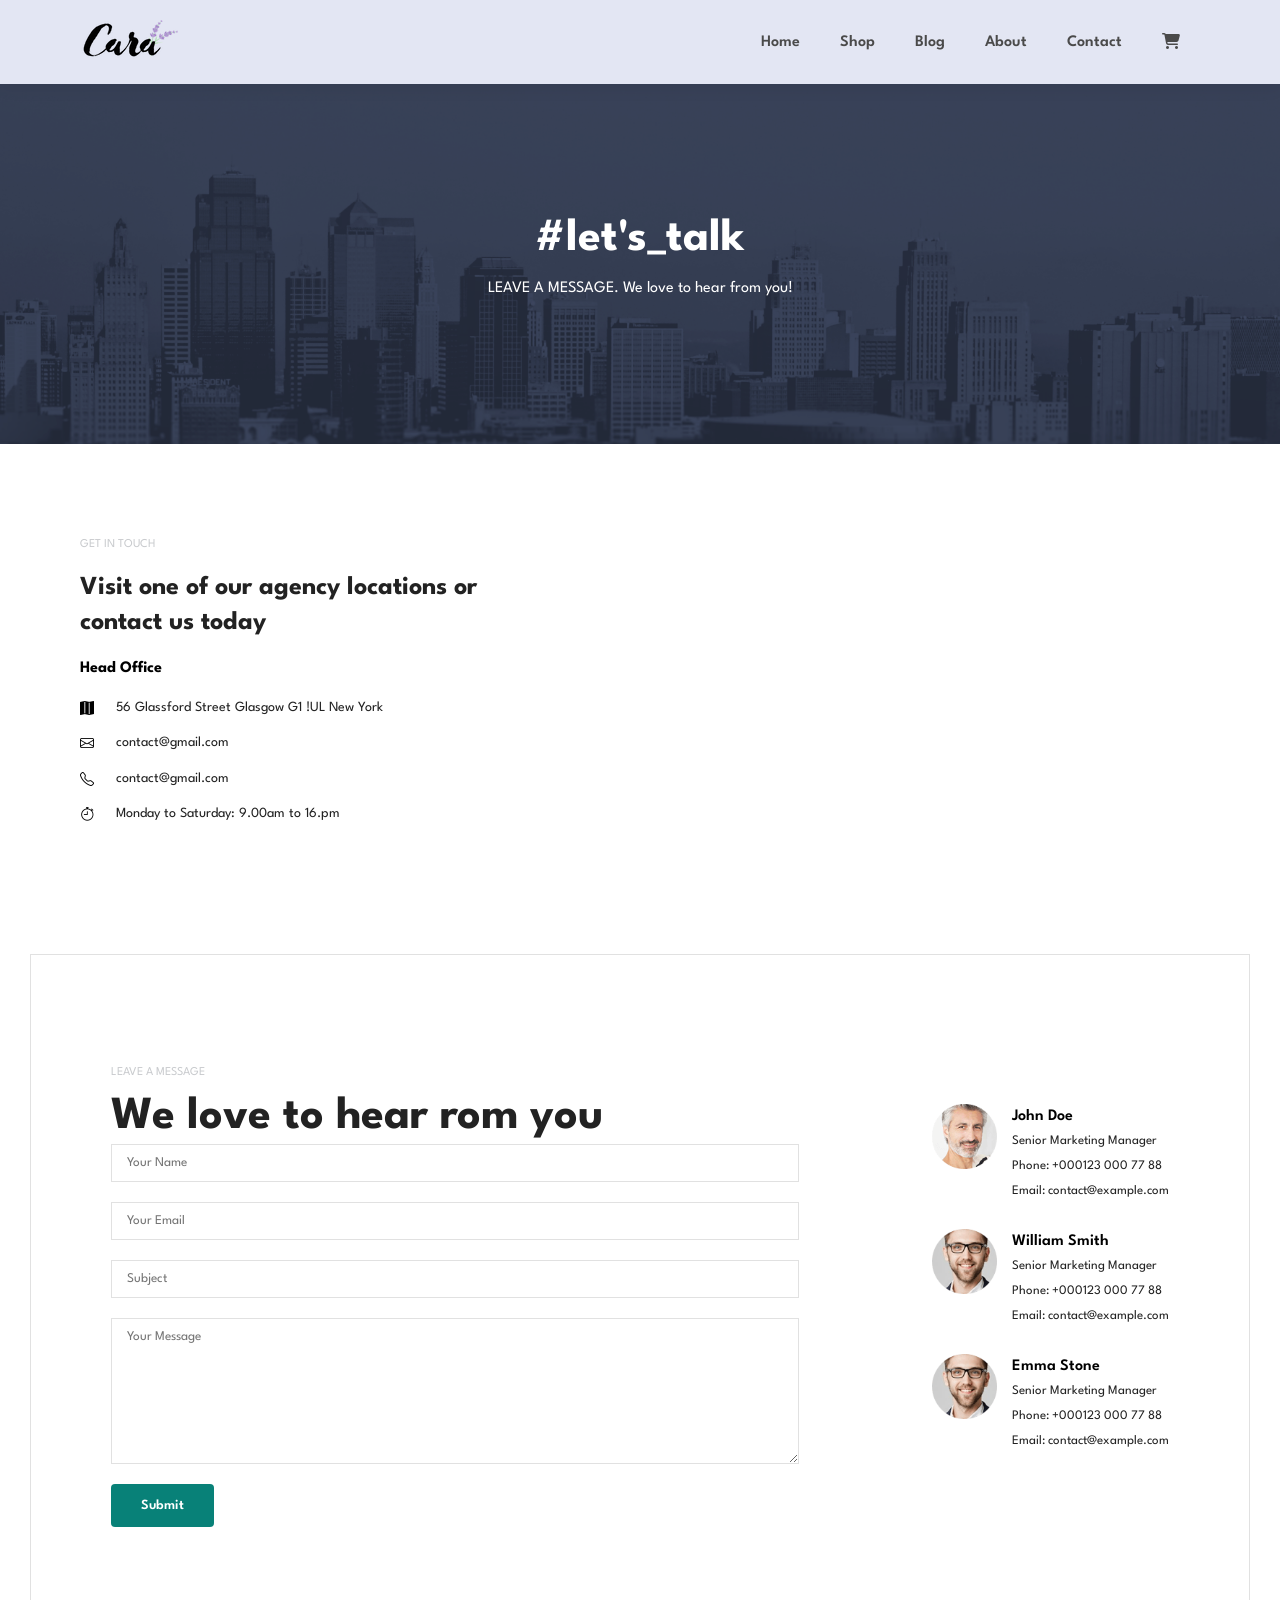
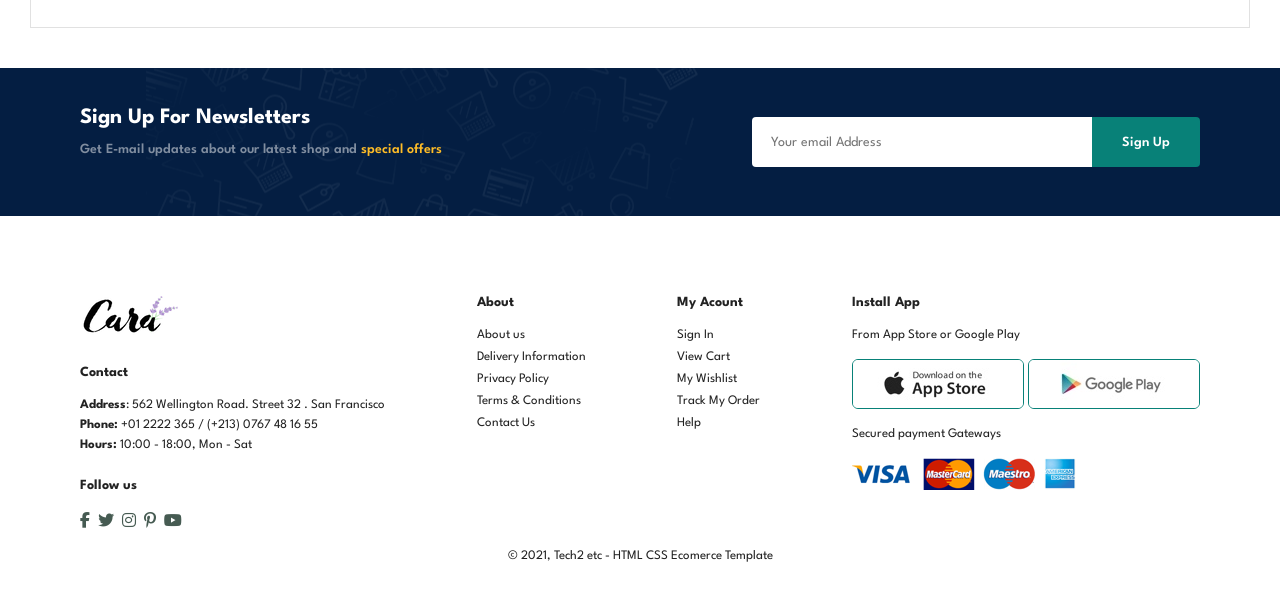
<file: Build-and-Deploy-Ecommerce-Website-main/contact.html>
<!DOCTYPE html>
<html lang="en">
<head>
    <meta charset="UTF-8">
    <meta name="viewport" content="width=device-width, initial-scale=1.0">
    <link rel="stylesheet" href="style.css">
    <link rel="stylesheet" href="https://cdnjs.cloudflare.com/ajax/libs/font-awesome/6.5.1/css/all.min.css"/>
    <link rel="stylesheet" href="https://cdn.jsdelivr.net/npm/bootstrap-icons@1.13.1/font/bootstrap-icons.css">
    <title>Shop</title>
</head>
<body>
    <section id="header">
        <a href="#"><img src="img/logo.png" class="" alt="logo"></a>
        <div>
            <ul id="navbar">
                <li><a href="index.html">Home</a></li>
                <li><a href="Shop.html">Shop</a></li>
                <li><a href="blog.html">Blog</a></li>
                <li><a href="About.html">About</a></li>
                <li><a href="Contact.html">Contact</a></li>
                <li><a href="cart.html"><i class="fa-solid fa-cart-shopping"></i></a></li>
                <a href="#" id="close"><i class="fa-solid fa-xmark"></i></a>
            </ul>  
            <ul id="sm-navbar">
                <li><a class="active" href="index.html"><i class="bi bi-house-door"></i></a></li>
                <li><a href="Shop.html"><i class="bi bi-shop-window"></i></a></li>
                <li><a href="Blog.html"><i class="bi bi-book"></i></a></li>
                <li><a href="About.html"><i class="bi bi-patch-question"></i></a></li>
                <li><a href="Contact.html"><i class="bi bi-telephone"></i></a></li>
                <li><a href="cart.html"><i class="bi bi-cart"></i></a></li>
                <a href="#" id="close2"><i class="fa-solid fa-xmark"></i></a>
            </ul>              
        </div>
        <div id="mobile">
                <a href="cart.html"><i class="fa-solid fa-cart-shopping"></i></a>
                <i class="fas fa-outdent" id="bar"></i>
        </div>
    </section>
    
    <section id="page-header" class="about-header">
        <h2>#let's_talk</h2>
        <p>LEAVE A MESSAGE. We love to hear from you!</p>
    </section>

    <section id="contact-details" class="section-p1">
        <div class="details">
            <span>GET IN TOUCH</span>
            <h2>Visit one of our agency locations or contact us today</h2>
            <h3>Head Office</h3>
            <div>
                <li>
                    <i class="bi bi-map-fill"></i>
                    <p>56 Glassford Street Glasgow G1 !UL New York</p>
                </li>
                <li>
                    <i class="bi bi-envelope"></i>
                    <p>contact@gmail.com</p>
                </li>
                <li>
                    <i class="bi bi-telephone"></i>
                    <p>contact@gmail.com</p>
                </li>
                <li>
                    <i class="bi bi-stopwatch"></i>
                    <p>Monday to Saturday: 9.00am to 16.pm</p>
                </li>
            </div>
        </div>
        <div class="map">
            <iframe src="https://www.google.com/maps/embed?pb=!1m18!1m12!1m3!1d51143.4983885519!2d2.8879197718991603!3d36.759323247947464!2m3!1f0!2f0!3f0!3m2!1i1024!2i768!4f13.1!3m3!1m2!1s0x128fb03e932164f9%3A0xb760f1cc8569076a!2zQ2jDqXJhZ2E!5e0!3m2!1sen!2sdz!4v1791638930108!5m2!1sen!2sdz" width="600" height="450" style="border:0;" allowfullscreen="" loading="lazy" referrerpolicy="strict-origin-when-cross-origin"></iframe>

        </div>
    </section>

    <section id="form-details">
        <form action="">
            <span>LEAVE A MESSAGE</span>
            <h2>We love to hear rom you</h2>
            <input type="text" placeholder="Your Name">
            <input type="text" placeholder="Your Email">
            <input type="text" placeholder="Subject">
            <textarea name="" id="" cols="30" rows="10" placeholder="Your Message"></textarea>
            <button class="normal">Submit</button>
        </form>

        <div class="people">
            <div>
                <img src="img/people/1.png" alt="">
                <p><span>John Doe</span> Senior Marketing Manager <br>
                    Phone: +000123 000 77 88 <br>
                    Email: contact@example.com
                </p>
            </div>
            <div>
                <img src="img/people/2.png" alt="">
                <p><span>William Smith</span> Senior Marketing Manager <br>
                    Phone: +000123 000 77 88 <br>
                    Email: contact@example.com
                </p>
            </div>
            <div>
                <img src="img/people/2.png" alt="">
                <p><span>Emma Stone</span> Senior Marketing Manager <br>
                    Phone: +000123 000 77 88 <br>
                    Email: contact@example.com
                </p>
            </div>
        </div>    
    </section>

    <section id="newsletter" class="section-p1 section-m1">
        <div class="newstext">
            <h4>Sign Up For Newsletters</h4>
            <p>Get E-mail updates about our latest shop and <span>special offers</span></p>
        </div>
        <div class="form">
            <input type="text" placeholder="Your email Address">
            <button class="normal">Sign Up</button>
        </div>
    </section>

    <footer class="section-p1">
        <div class="col">
            <img class="logo" src="img/logo.png" alt="Logo">
            <h4>Contact</h4>
            <p><strong>Address</strong>: 562 Wellington Road. Street 32 . San Francisco</p>
            <p><strong>Phone: </strong>+01 2222 365 / (+213) 0767 48 16 55</p>
            <p><strong>Hours:</strong> 10:00 - 18:00, Mon - Sat</p>
            <div class="follow">
                <h4>Follow us</h4>
                <div class="icon">
                    <i class="fab fa-facebook-f"></i>
                    <i class="fab fa-twitter"></i>
                    <i class="fab fa-instagram"></i>
                    <i class="fab fa-pinterest-p"></i>
                    <i class="fab fa-youtube"></i>
                </div>
            </div>
        </div>
        <div class="col">
            <h4>About</h4>
            <a href="#">About us</a>
            <a href="#">Delivery Information</a>
            <a href="#">Privacy Policy</a>
            <a href="#">Terms & Conditions</a>
            <a href="#">Contact Us</a>
        </div>
        <div class="col">
            <h4>My Acount</h4>
            <a href="#">Sign In</a>
            <a href="#">View Cart</a>
            <a href="#">My Wishlist</a>
            <a href="#">Track My Order</a>
            <a href="#">Help</a>
        </div>
        <div class="col install">
            <h4>Install App</h4>
            <p>From App Store or Google Play</p>
            <div class="row">
                <img src="img/pay/app.jpg" alt="">
                <img src="img/pay/play.jpg" alt="">
            </div>
            <p>Secured payment Gateways</p>
            <img src="img/pay/pay.png" alt="">
        </div>
        <div class="copyright">
            <p>&#169 2021, Tech2 etc - HTML CSS Ecomerce Template</p>
        </div>
    </footer>

    <script src="script.js"></script>
</body>
</html>
</file>
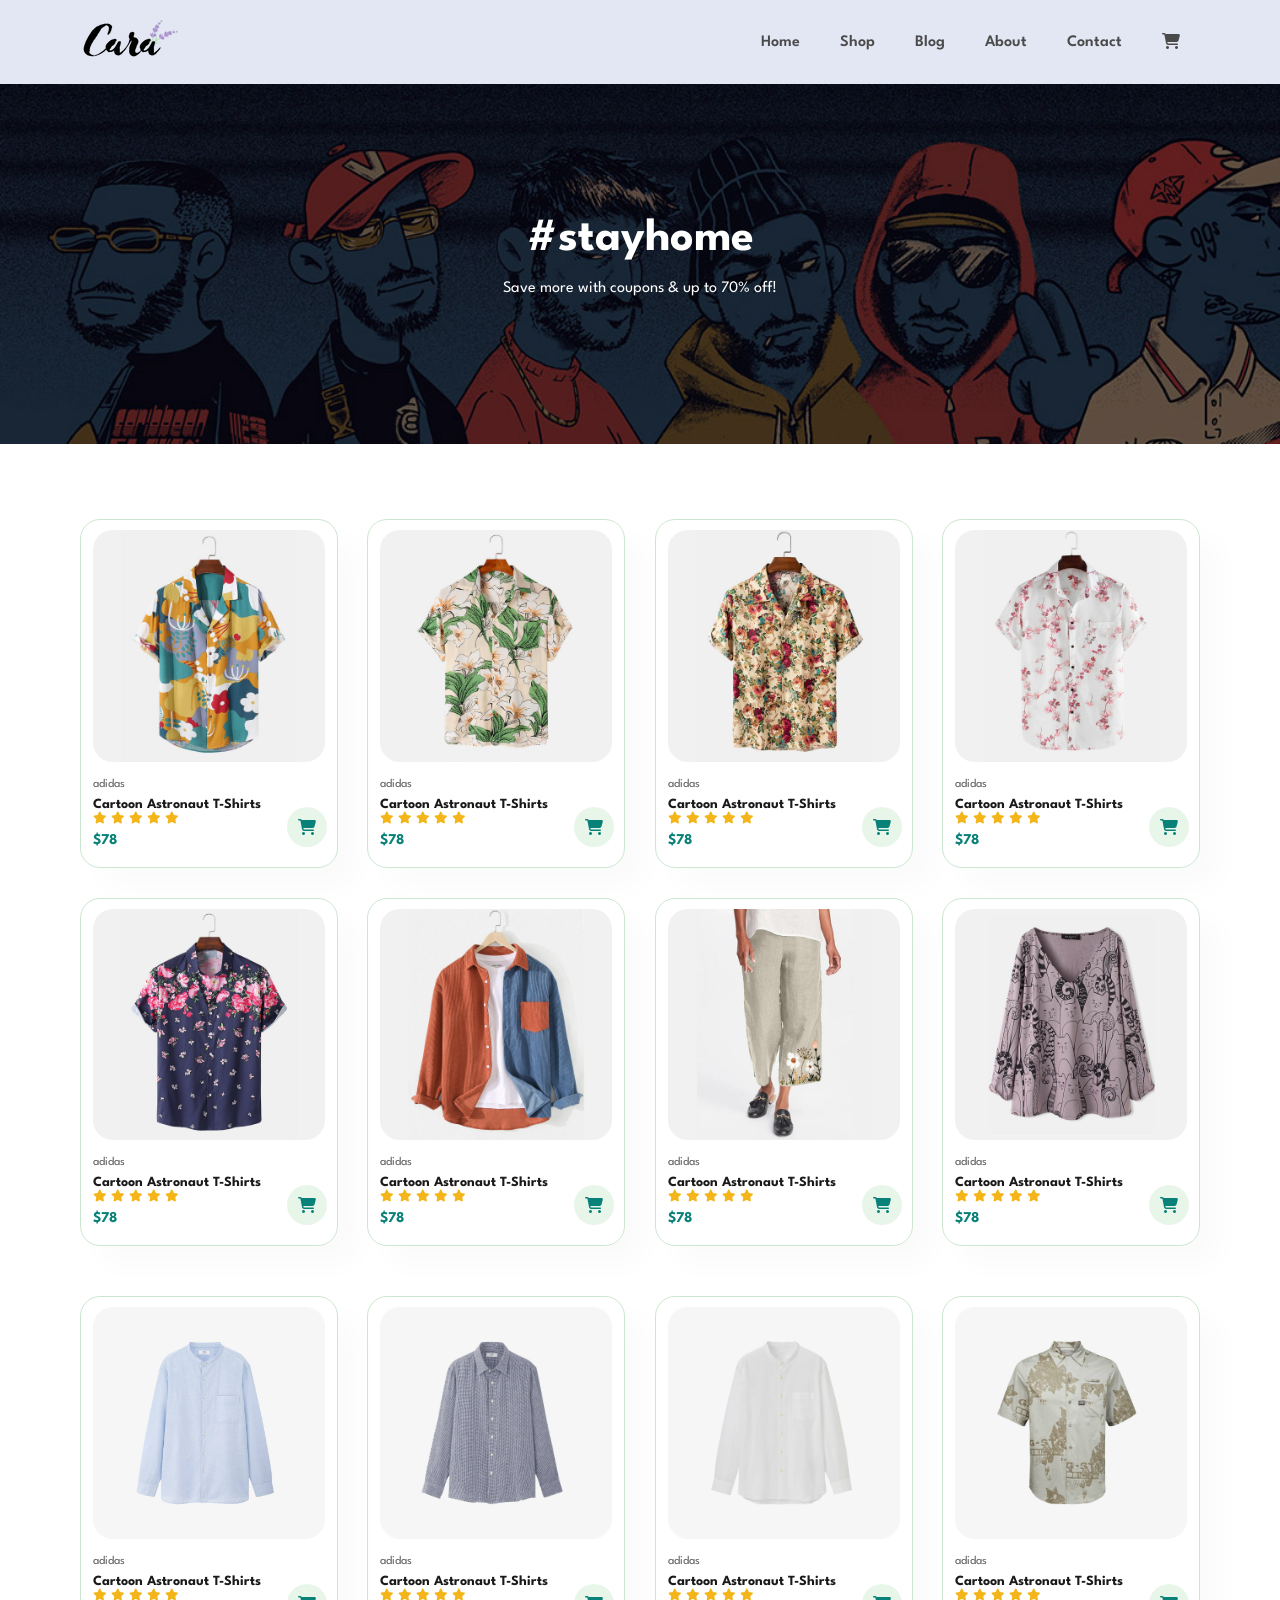
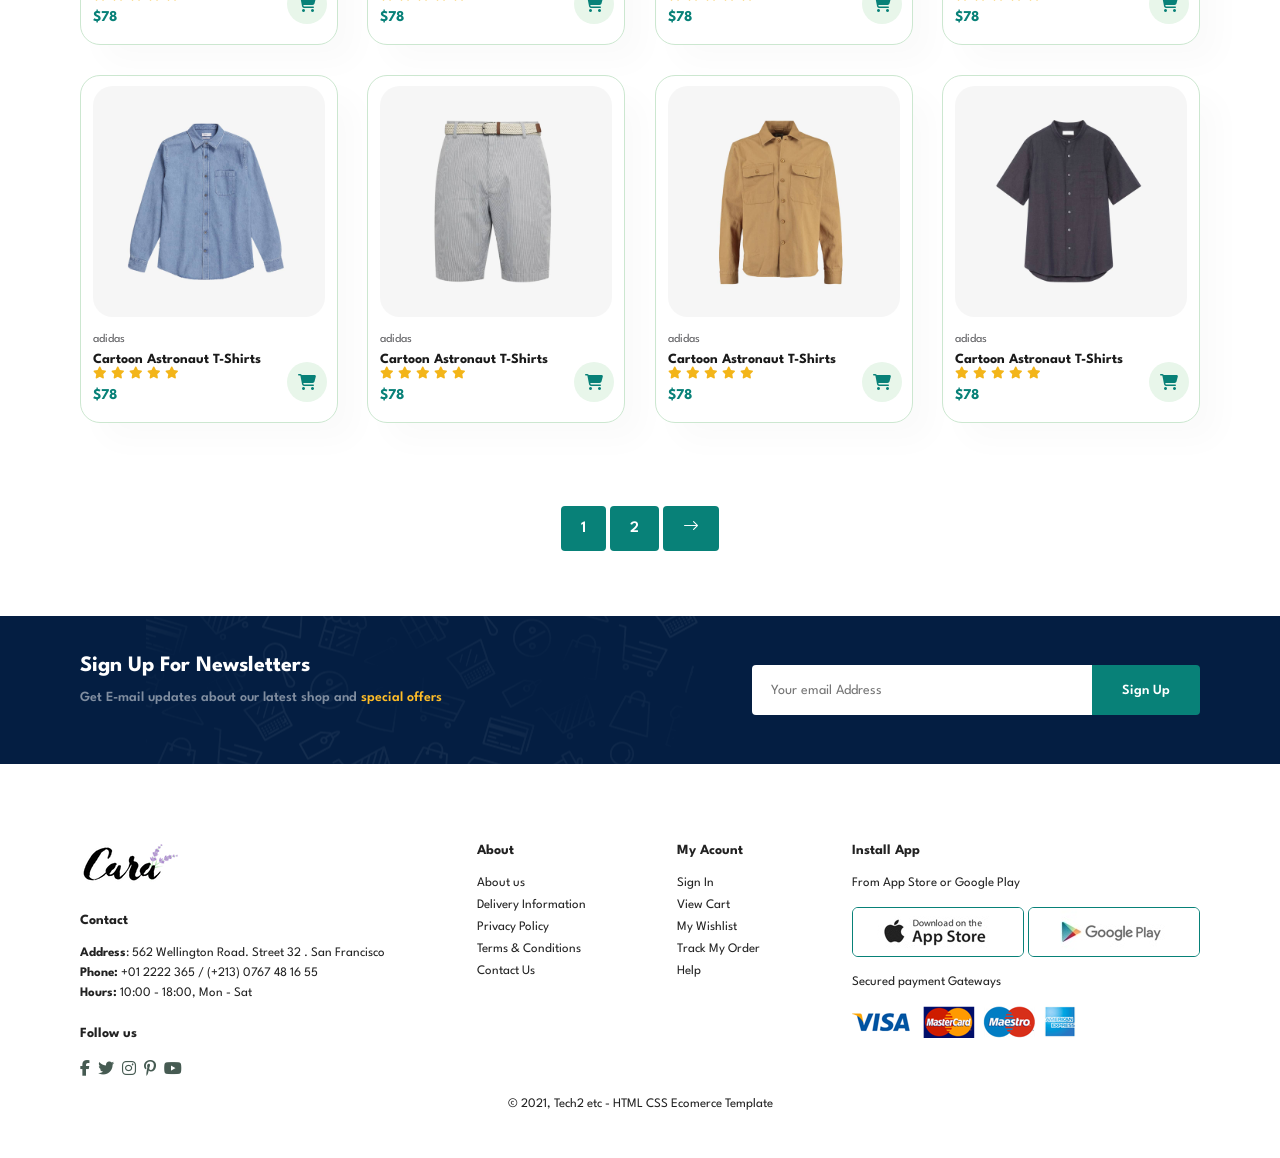
<file: Build-and-Deploy-Ecommerce-Website-main/shop.html>
<!DOCTYPE html>
<html lang="en">
<head>
    <meta charset="UTF-8">
    <meta name="viewport" content="width=device-width, initial-scale=1.0">
    <link rel="stylesheet" href="style.css">
    <link rel="stylesheet" href="https://cdnjs.cloudflare.com/ajax/libs/font-awesome/6.5.1/css/all.min.css"/>
    <link rel="stylesheet" href="https://cdn.jsdelivr.net/npm/bootstrap-icons@1.13.1/font/bootstrap-icons.css">
    <title>Shop</title>
</head>
<body>
    <section id="header">
        <a href="#"><img src="img/logo.png" class="" alt="logo"></a>
        <div>
            <ul id="navbar">
                <li><a href="index.html">Home</a></li>
                <li><a href="Shop.html">Shop</a></li>
                <li><a href="Blog.html">Blog</a></li>
                <li><a href="About.html">About</a></li>
                <li><a href="Contact.html">Contact</a></li>
                <li><a href="cart.html"><i class="fa-solid fa-cart-shopping"></i></a></li>
                <a href="#" id="close"><i class="fa-solid fa-xmark"></i></a>
            </ul>  
            <ul id="sm-navbar">
                <li><a class="active" href="index.html"><i class="bi bi-house-door"></i></a></li>
                <li><a href="Shop.html"><i class="bi bi-shop-window"></i></a></li>
                <li><a href="Blog.html"><i class="bi bi-book"></i></a></li>
                <li><a href="About.html"><i class="bi bi-patch-question"></i></a></li>
                <li><a href="Contact.html"><i class="bi bi-telephone"></i></a></li>
                <li><a href="cart.html"><i class="bi bi-cart"></i></a></li>
                <a href="#" id="close2"><i class="fa-solid fa-xmark"></i></a>
            </ul>              
        </div>
        <div id="mobile">
                <a href="cart.html"><i class="fa-solid fa-cart-shopping"></i></a>
                <i class="fas fa-outdent" id="bar"></i>
        </div>
    </section>

    
    <section id="page-header">
        <h2>#stayhome</h2>
        <p>Save more with coupons & up to 70% off!</p>
    </section>


    <section id="product1" class="section-p1">
        
        <div class="pro-container">
            <div class="pro" onclick="window.location.href='sproduct.html'">
               <img src="img/products/f1.jpg" alt="first Product">
               <div class="des">
                <span>adidas</span>
                <h5>Cartoon Astronaut T-Shirts</h5>
                <div class="star">
                    <i class="fas fa-star"></i>
                    <i class="fas fa-star"></i>
                    <i class="fas fa-star"></i>
                    <i class="fas fa-star"></i>
                    <i class="fas fa-star"></i>
                </div>
                <h4>$78</h4>
               </div>
               <a href="#"><i class="fa-slab-press fa-regular fa-cart-shopping cart"></i></a>
            </div>
            <div class="pro">
               <img src="img/products/f2.jpg" alt="first Product">
               <div class="des">
                <span>adidas</span>
                <h5>Cartoon Astronaut T-Shirts</h5>
                <div class="star">
                    <i class="fas fa-star"></i>
                    <i class="fas fa-star"></i>
                    <i class="fas fa-star"></i>
                    <i class="fas fa-star"></i>
                    <i class="fas fa-star"></i>
                </div>
                <h4>$78</h4>
               </div>
               <a href="#"><i class="fa-slab-press fa-regular fa-cart-shopping cart"></i></a>
            </div>
            <div class="pro">
               <img src="img/products/f3.jpg" alt="first Product">
               <div class="des">
                <span>adidas</span>
                <h5>Cartoon Astronaut T-Shirts</h5>
                <div class="star">
                    <i class="fas fa-star"></i>
                    <i class="fas fa-star"></i>
                    <i class="fas fa-star"></i>
                    <i class="fas fa-star"></i>
                    <i class="fas fa-star"></i>
                </div>
                <h4>$78</h4>
               </div>
               <a href="#"><i class="fa-slab-press fa-regular fa-cart-shopping cart"></i></a>
            </div>
            <div class="pro">
               <img src="img/products/f4.jpg" alt="first Product">
               <div class="des">
                <span>adidas</span>
                <h5>Cartoon Astronaut T-Shirts</h5>
                <div class="star">
                    <i class="fas fa-star"></i>
                    <i class="fas fa-star"></i>
                    <i class="fas fa-star"></i>
                    <i class="fas fa-star"></i>
                    <i class="fas fa-star"></i>
                </div>
                <h4>$78</h4>
               </div>
               <a href="#"><i class="fa-slab-press fa-regular fa-cart-shopping cart"></i></a>
            </div>
            <div class="pro">
               <img src="img/products/f5.jpg" alt="first Product">
               <div class="des">
                <span>adidas</span>
                <h5>Cartoon Astronaut T-Shirts</h5>
                <div class="star">
                    <i class="fas fa-star"></i>
                    <i class="fas fa-star"></i>
                    <i class="fas fa-star"></i>
                    <i class="fas fa-star"></i>
                    <i class="fas fa-star"></i>
                </div>
                <h4>$78</h4>
               </div>
               <a href="#"><i class="fa-slab-press fa-regular fa-cart-shopping cart"></i></a>
            </div>
            <div class="pro">
               <img src="img/products/f6.jpg" alt="first Product">
               <div class="des">
                <span>adidas</span>
                <h5>Cartoon Astronaut T-Shirts</h5>
                <div class="star">
                    <i class="fas fa-star"></i>
                    <i class="fas fa-star"></i>
                    <i class="fas fa-star"></i>
                    <i class="fas fa-star"></i>
                    <i class="fas fa-star"></i>
                </div>
                <h4>$78</h4>
               </div>
               <a href="#"><i class="fa-slab-press fa-regular fa-cart-shopping cart"></i></a>
            </div>
            <div class="pro">
               <img src="img/products/f7.jpg" alt="first Product">
               <div class="des">
                <span>adidas</span>
                <h5>Cartoon Astronaut T-Shirts</h5>
                <div class="star">
                    <i class="fas fa-star"></i>
                    <i class="fas fa-star"></i>
                    <i class="fas fa-star"></i>
                    <i class="fas fa-star"></i>
                    <i class="fas fa-star"></i>
                </div>
                <h4>$78</h4>
               </div>
               <a href="#"><i class="fa-slab-press fa-regular fa-cart-shopping cart"></i></a>
            </div>
            <div class="pro">
               <img src="img/products/f8.jpg" alt="first Product">
               <div class="des">
                <span>adidas</span>
                <h5>Cartoon Astronaut T-Shirts</h5>
                <div class="star">
                    <i class="fas fa-star"></i>
                    <i class="fas fa-star"></i>
                    <i class="fas fa-star"></i>
                    <i class="fas fa-star"></i>
                    <i class="fas fa-star"></i>
                </div>
                <h4>$78</h4>
               </div>
               <a href="#"><i class="fa-slab-press fa-regular fa-cart-shopping cart"></i></a>
            </div>
        </div>
        <div class="pro-container">
            <div class="pro">
               <img src="img/products/n1.jpg" alt="first Product">
               <div class="des">
                <span>adidas</span>
                <h5>Cartoon Astronaut T-Shirts</h5>
                <div class="star">
                    <i class="fas fa-star"></i>
                    <i class="fas fa-star"></i>
                    <i class="fas fa-star"></i>
                    <i class="fas fa-star"></i>
                    <i class="fas fa-star"></i>
                </div>
                <h4>$78</h4>
               </div>
               <a href="#"><i class="fa-slab-press fa-regular fa-cart-shopping cart"></i></a>
            </div>
            <div class="pro">
               <img src="img/products/n2.jpg" alt="first Product">
               <div class="des">
                <span>adidas</span>
                <h5>Cartoon Astronaut T-Shirts</h5>
                <div class="star">
                    <i class="fas fa-star"></i>
                    <i class="fas fa-star"></i>
                    <i class="fas fa-star"></i>
                    <i class="fas fa-star"></i>
                    <i class="fas fa-star"></i>
                </div>
                <h4>$78</h4>
               </div>
               <a href="#"><i class="fa-slab-press fa-regular fa-cart-shopping cart"></i></a>
            </div>
            <div class="pro">
               <img src="img/products/n3.jpg" alt="first Product">
               <div class="des">
                <span>adidas</span>
                <h5>Cartoon Astronaut T-Shirts</h5>
                <div class="star">
                    <i class="fas fa-star"></i>
                    <i class="fas fa-star"></i>
                    <i class="fas fa-star"></i>
                    <i class="fas fa-star"></i>
                    <i class="fas fa-star"></i>
                </div>
                <h4>$78</h4>
               </div>
               <a href="#"><i class="fa-slab-press fa-regular fa-cart-shopping cart"></i></a>
            </div>
            <div class="pro">
               <img src="img/products/n4.jpg" alt="first Product">
               <div class="des">
                <span>adidas</span>
                <h5>Cartoon Astronaut T-Shirts</h5>
                <div class="star">
                    <i class="fas fa-star"></i>
                    <i class="fas fa-star"></i>
                    <i class="fas fa-star"></i>
                    <i class="fas fa-star"></i>
                    <i class="fas fa-star"></i>
                </div>
                <h4>$78</h4>
               </div>
               <a href="#"><i class="fa-slab-press fa-regular fa-cart-shopping cart"></i></a>
            </div>
            <div class="pro">
               <img src="img/products/n5.jpg" alt="first Product">
               <div class="des">
                <span>adidas</span>
                <h5>Cartoon Astronaut T-Shirts</h5>
                <div class="star">
                    <i class="fas fa-star"></i>
                    <i class="fas fa-star"></i>
                    <i class="fas fa-star"></i>
                    <i class="fas fa-star"></i>
                    <i class="fas fa-star"></i>
                </div>
                <h4>$78</h4>
               </div>
               <a href="#"><i class="fa-slab-press fa-regular fa-cart-shopping cart"></i></a>
            </div>
            <div class="pro">
               <img src="img/products/n6.jpg" alt="first Product">
               <div class="des">
                <span>adidas</span>
                <h5>Cartoon Astronaut T-Shirts</h5>
                <div class="star">
                    <i class="fas fa-star"></i>
                    <i class="fas fa-star"></i>
                    <i class="fas fa-star"></i>
                    <i class="fas fa-star"></i>
                    <i class="fas fa-star"></i>
                </div>
                <h4>$78</h4>
               </div>
               <a href="#"><i class="fa-slab-press fa-regular fa-cart-shopping cart"></i></a>
            </div>
            <div class="pro">
               <img src="img/products/n7.jpg" alt="first Product">
               <div class="des">
                <span>adidas</span>
                <h5>Cartoon Astronaut T-Shirts</h5>
                <div class="star">
                    <i class="fas fa-star"></i>
                    <i class="fas fa-star"></i>
                    <i class="fas fa-star"></i>
                    <i class="fas fa-star"></i>
                    <i class="fas fa-star"></i>
                </div>
                <h4>$78</h4>
               </div>
               <a href="#"><i class="fa-slab-press fa-regular fa-cart-shopping cart"></i></a>
            </div>
            <div class="pro">
               <img src="img/products/n8.jpg" alt="first Product">
               <div class="des">
                <span>adidas</span>
                <h5>Cartoon Astronaut T-Shirts</h5>
                <div class="star">
                    <i class="fas fa-star"></i>
                    <i class="fas fa-star"></i>
                    <i class="fas fa-star"></i>
                    <i class="fas fa-star"></i>
                    <i class="fas fa-star"></i>
                </div>
                <h4>$78</h4>
               </div>
               <a href="#"><i class="fa-slab-press fa-regular fa-cart-shopping cart"></i></a>
            </div>
        </div>
    </section>

    <section id="pagination" class="section-p1">
        <a href="#">1</a>
        <a href="#">2</a>
        <a href="#"><i class="bi bi-arrow-right"></i></a>
    </section>

     <section id="newsletter" class="section-p1 section-m1">
        <div class="newstext">
            <h4>Sign Up For Newsletters</h4>
            <p>Get E-mail updates about our latest shop and <span>special offers</span></p>
        </div>
        <div class="form">
            <input type="text" placeholder="Your email Address">
            <button class="normal">Sign Up</button>
        </div>
    </section>


    <footer class="section-p1">
        <div class="col">
            <img class="logo" src="img/logo.png" alt="Logo">
            <h4>Contact</h4>
            <p><strong>Address</strong>: 562 Wellington Road. Street 32 . San Francisco</p>
            <p><strong>Phone: </strong>+01 2222 365 / (+213) 0767 48 16 55</p>
            <p><strong>Hours:</strong> 10:00 - 18:00, Mon - Sat</p>
            <div class="follow">
                <h4>Follow us</h4>
                <div class="icon">
                    <i class="fab fa-facebook-f"></i>
                    <i class="fab fa-twitter"></i>
                    <i class="fab fa-instagram"></i>
                    <i class="fab fa-pinterest-p"></i>
                    <i class="fab fa-youtube"></i>
                </div>
            </div>
        </div>
        <div class="col">
            <h4>About</h4>
            <a href="#">About us</a>
            <a href="#">Delivery Information</a>
            <a href="#">Privacy Policy</a>
            <a href="#">Terms & Conditions</a>
            <a href="#">Contact Us</a>
        </div>
        <div class="col">
            <h4>My Acount</h4>
            <a href="#">Sign In</a>
            <a href="#">View Cart</a>
            <a href="#">My Wishlist</a>
            <a href="#">Track My Order</a>
            <a href="#">Help</a>
        </div>
        <div class="col install">
            <h4>Install App</h4>
            <p>From App Store or Google Play</p>
            <div class="row">
                <img src="img/pay/app.jpg" alt="">
                <img src="img/pay/play.jpg" alt="">
            </div>
            <p>Secured payment Gateways</p>
            <img src="img/pay/pay.png" alt="">
        </div>
        <div class="copyright">
            <p>&#169 2021, Tech2 etc - HTML CSS Ecomerce Template</p>
        </div>
    </footer>

    <script src="script.js"></script>
</body>
</html>
</file>
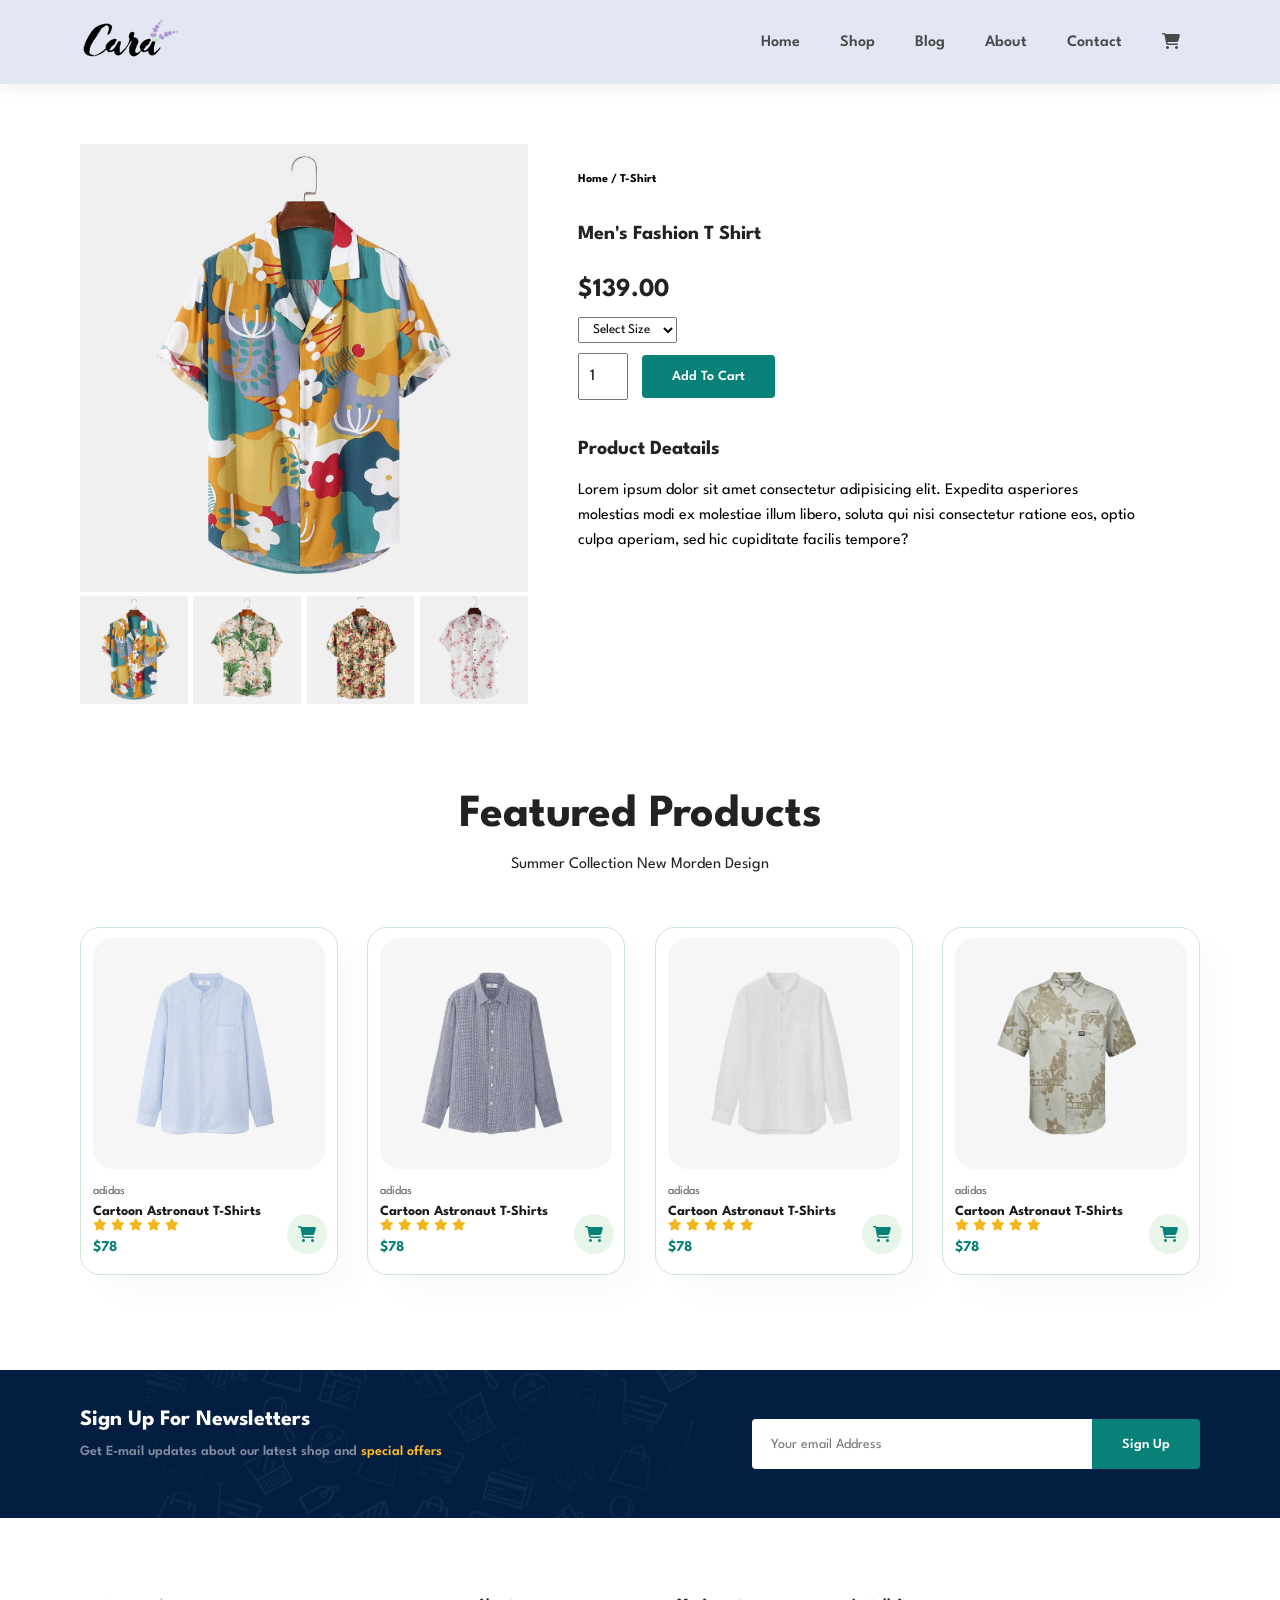
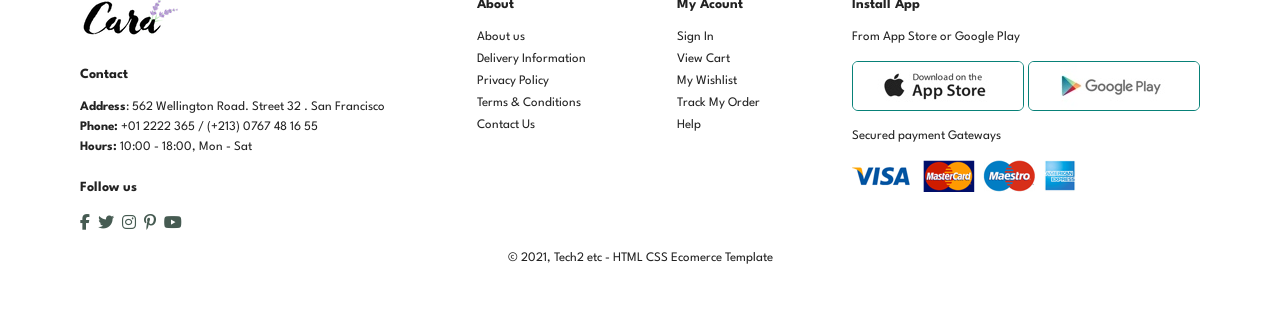
<file: Build-and-Deploy-Ecommerce-Website-main/sproduct.html>
<!DOCTYPE html>
<html lang="en">
<head>
    <meta charset="UTF-8">
    <meta name="viewport" content="width=device-width, initial-scale=1.0">
    <link rel="stylesheet" href="style.css">
    <link rel="stylesheet" href="https://cdnjs.cloudflare.com/ajax/libs/font-awesome/6.5.1/css/all.min.css"/>
    <link rel="stylesheet" href="https://cdn.jsdelivr.net/npm/bootstrap-icons@1.13.1/font/bootstrap-icons.css">
    <title>Shop</title>
</head>
<body>
    <section id="header">
        <a href="#"><img src="img/logo.png" class="" alt="logo"></a>
        <div>
            <ul id="navbar">
                <li><a href="index.html">Home</a></li>
                <li><a href="Shop.html">Shop</a></li>
                <li><a href="Blog.html">Blog</a></li>
                <li><a href="About.html">About</a></li>
                <li><a href="Contact.html">Contact</a></li>
                <li><a href="cart.html"><i class="fa-solid fa-cart-shopping"></i></a></li>
                <a href="#" id="close"><i class="fa-solid fa-xmark"></i></a>
            </ul>  
            <ul id="sm-navbar">
                <li><a class="active" href="index.html"><i class="bi bi-house-door"></i></a></li>
                <li><a href="Shop.html"><i class="bi bi-shop-window"></i></a></li>
                <li><a href="Blog.html"><i class="bi bi-book"></i></a></li>
                <li><a href="About.html"><i class="bi bi-patch-question"></i></a></li>
                <li><a href="Contact.html"><i class="bi bi-telephone"></i></a></li>
                <li><a href="cart.html"><i class="bi bi-cart"></i></a></li>
                <a href="#" id="close2"><i class="fa-solid fa-xmark"></i></a>
            </ul>              
        </div>
        <div id="mobile">
                <a href="cart.html"><i class="fa-solid fa-cart-shopping"></i></a>
                <i class="fas fa-outdent" id="bar"></i>
        </div>
    </section>

    <section id="prodetails" class="section-p1">
        <div class="single-pro-image">
            <img src="img/products/f1.jpg" width="100%" id="MainImg" alt="">

            <div class="small-img-group">
                <div class="small-img-col">
                    <img src="img/products/f1.jpg" width="100%" class="small-img" alt="">
                </div>
                <div class="small-img-col">
                    <img src="img/products/f2.jpg" width="100%" class="small-img" alt="">
                </div>
                <div class="small-img-col">
                    <img src="img/products/f3.jpg" width="100%" class="small-img" alt="">
                </div>
                <div class="small-img-col">
                    <img src="img/products/f4.jpg" width="100%" class="small-img" alt="">
                </div>
            </div>
        </div>

        <div class="single-pro-details">
            <h6>Home / T-Shirt</h6>
            <h4>Men's Fashion T Shirt</h4>
            <h2>$139.00</h2>
            <select>
                <option>Select Size</option>
                <option>XL</option>
                <option>XXL</option>
                <option>Small</option>
                <option>Large</option>
            </select>
            <input type="number" value="1">
            <button class="normal">Add To Cart</button>
            <h4>Product Deatails</h4>
            <span>Lorem ipsum dolor sit amet consectetur adipisicing elit. Expedita asperiores molestias modi ex molestiae illum libero, soluta qui nisi consectetur ratione eos, optio culpa aperiam, sed hic cupiditate facilis tempore?</span>

        </div>
    </section>

    <section id="product1" class="section-p1">
        <h2>Featured Products</h2>
        <p>Summer Collection New Morden Design</p>
        <div class="pro-container">
            <div class="pro">
               <img src="img/products/n1.jpg" alt="first Product">
               <div class="des">
                <span>adidas</span>
                <h5>Cartoon Astronaut T-Shirts</h5>
                <div class="star">
                    <i class="fas fa-star"></i>
                    <i class="fas fa-star"></i>
                    <i class="fas fa-star"></i>
                    <i class="fas fa-star"></i>
                    <i class="fas fa-star"></i>
                </div>
                <h4>$78</h4>
               </div>
               <a href="#"><i class="fa-slab-press fa-regular fa-cart-shopping cart"></i></a>
            </div>
            <div class="pro">
               <img src="img/products/n2.jpg" alt="first Product">
               <div class="des">
                <span>adidas</span>
                <h5>Cartoon Astronaut T-Shirts</h5>
                <div class="star">
                    <i class="fas fa-star"></i>
                    <i class="fas fa-star"></i>
                    <i class="fas fa-star"></i>
                    <i class="fas fa-star"></i>
                    <i class="fas fa-star"></i>
                </div>
                <h4>$78</h4>
               </div>
               <a href="#"><i class="fa-slab-press fa-regular fa-cart-shopping cart"></i></a>
            </div>
            <div class="pro">
               <img src="img/products/n3.jpg" alt="first Product">
               <div class="des">
                <span>adidas</span>
                <h5>Cartoon Astronaut T-Shirts</h5>
                <div class="star">
                    <i class="fas fa-star"></i>
                    <i class="fas fa-star"></i>
                    <i class="fas fa-star"></i>
                    <i class="fas fa-star"></i>
                    <i class="fas fa-star"></i>
                </div>
                <h4>$78</h4>
               </div>
               <a href="#"><i class="fa-slab-press fa-regular fa-cart-shopping cart"></i></a>
            </div>
            <div class="pro">
               <img src="img/products/n4.jpg" alt="first Product">
               <div class="des">
                <span>adidas</span>
                <h5>Cartoon Astronaut T-Shirts</h5>
                <div class="star">
                    <i class="fas fa-star"></i>
                    <i class="fas fa-star"></i>
                    <i class="fas fa-star"></i>
                    <i class="fas fa-star"></i>
                    <i class="fas fa-star"></i>
                </div>
                <h4>$78</h4>
               </div>
               <a href="#"><i class="fa-slab-press fa-regular fa-cart-shopping cart"></i></a>
            </div>
        </div>
    </section>

     <section id="newsletter" class="section-p1 section-m1">
        <div class="newstext">
            <h4>Sign Up For Newsletters</h4>
            <p>Get E-mail updates about our latest shop and <span>special offers</span></p>
        </div>
        <div class="form">
            <input type="text" placeholder="Your email Address">
            <button class="normal">Sign Up</button>
        </div>
    </section>


    <footer class="section-p1">
        <div class="col">
            <img class="logo" src="img/logo.png" alt="Logo">
            <h4>Contact</h4>
            <p><strong>Address</strong>: 562 Wellington Road. Street 32 . San Francisco</p>
            <p><strong>Phone: </strong>+01 2222 365 / (+213) 0767 48 16 55</p>
            <p><strong>Hours:</strong> 10:00 - 18:00, Mon - Sat</p>
            <div class="follow">
                <h4>Follow us</h4>
                <div class="icon">
                    <i class="fab fa-facebook-f"></i>
                    <i class="fab fa-twitter"></i>
                    <i class="fab fa-instagram"></i>
                    <i class="fab fa-pinterest-p"></i>
                    <i class="fab fa-youtube"></i>
                </div>
            </div>
        </div>
        <div class="col">
            <h4>About</h4>
            <a href="#">About us</a>
            <a href="#">Delivery Information</a>
            <a href="#">Privacy Policy</a>
            <a href="#">Terms & Conditions</a>
            <a href="#">Contact Us</a>
        </div>
        <div class="col">
            <h4>My Acount</h4>
            <a href="#">Sign In</a>
            <a href="#">View Cart</a>
            <a href="#">My Wishlist</a>
            <a href="#">Track My Order</a>
            <a href="#">Help</a>
        </div>
        <div class="col install">
            <h4>Install App</h4>
            <p>From App Store or Google Play</p>
            <div class="row">
                <img src="img/pay/app.jpg" alt="">
                <img src="img/pay/play.jpg" alt="">
            </div>
            <p>Secured payment Gateways</p>
            <img src="img/pay/pay.png" alt="">
        </div>
        <div class="copyright">
            <p>&#169 2021, Tech2 etc - HTML CSS Ecomerce Template</p>
        </div>
    </footer>

    <script>
        //* first step
         //* capturing the click on the element
          //* create a click event handler for each small img
        const MainImg = document.getElementById('MainImg');
        const smallgrp = document.querySelectorAll('.small-img');
        const smallgrp2 = document.getElementsByClassName('small-img');
        console.log(typeof smallgrp2, typeof smallgrp);
       
        smallgrp.forEach(element => {
            element.addEventListener('click', () => {
                MainImg.setAttribute('src', element.getAttribute('src'));
            })
        });
         
    </script>

    <script src="script.js"></script>
</body>
</html>
</file>
<file: Build-and-Deploy-Ecommerce-Website-main/style.css>
@import url('https://fonts.googleapis.com/css2?family=League+Spartan:wght@100..900&display=swap');
* {
    margin: 0;
    padding: 0;
    box-sizing: border-box;
    font-family: "League Spartan", sans-serif;
}

h1 {
    font-size: 50px;
    line-height: 64px;
    color: #222;
}

h2 {
    font-size: 46px;
    line-height: 54px;
    color: #222;
}

h4 {
    font-size: 20px;
    color: #222;
}

h6 {
    font-weight: 700;
    font-size: 12px;
}

p {
    font-size: 16px;
    color: #222;
    margin: 15px 0 20px 0;
}

.section-p1 {
    padding: 40px 80px;
}

.section-m1 {
    margin: 40px 0px;
}

button.normal {
    font-size: 14px;
    font-weight: 600;
    padding: 15px 30px;
    color: black;
    background-color: #fff;
    border-radius: 4px;
    cursor: pointer;
    border: none;
    outline:none;
    transition: 0.2s;
}

button.white {
    font-size: 13px;
    font-weight: 600;
    padding: 11px 18px;
    color: #fff;
    background-color: transparent;
    cursor: pointer;
    border: 1px solid #fff;
    outline:none;
    transition: 0.2s;
}

body {
    width: 100%;
}

/* Header Start*/
#header {
    display: flex;
    align-items: center;
    justify-content: space-between;
    padding: 20px 80px;
    background-color: #E3E6F3;
    box-shadow: 0 5px 15px rgba(0, 0, 0, 0.06);
    z-index: 999;
    position: sticky;
    left: 0;
    top: 0;
}

#navbar {
    display: flex;
    align-items: center;
    justify-content: center;
}
#sm-navbar {
    display: none;
}
#navbar li {
    list-style: none;
    padding: 0 20px;
    position: relative;
}

#navbar li a {
    text-decoration: none;
    font-size: 16px;
    font-weight: 600;
    color: #4a4a4a;
    transition: 0.3s ease;
    
}

#navbar li a:hover,
#navbar li a.active {
    color: #088178;
    
}

#navbar li a.active::after,
#navbar li a:hover::after {
    content: "";
    width: 30%;
    height: 2px;
    background-color: #088178;
    position: absolute;
    bottom: -4px;
    left: 20px;
}

#navbar #close {
    display: none;
}

#mobile {
    display: none;
}


/* Home Page */
#hero {
    background-color: #041e42;
    height: 90vh;
    width: 100%;
    background-position: top 25% right 0;
    background-size: cover;
    background-repeat: no-repeat;
    padding: 0 80px;
    display: flex;
    flex-direction: column;
    justify-content: center;
    align-items: flex-start;
}

#hero h4 {
    padding-bottom: 15px;
}

#hero h1 {
    color: #088178;
}

#hero button {
    background-image: url(img/button.png);
    background-color: transparent;
    border: none;
    background-size: cover;
    background-repeat: no-repeat;
    padding: 14px 80px 14px 65px;
    cursor: pointer;
    font-weight: 700;
    color: #088178;
}

#feature {
    display: flex;
    align-items: center;
    justify-content: space-between;
    flex-wrap: wrap;
}

#feature .fe-box {
    width: 180px;
    text-align: center;
    padding: 25px 15px;
    box-shadow: 20px 20px 34px rgba(0, 0, 0, 0.03);
    border: 1px solid #cce7d0;
    border-radius: 4px;
    margin: 15px 0px;
    cursor: pointer;
}

#feature .fe-box h6 {
    display: inline-block;
    padding: 9px 8px 6px 8px;
    line-height: 1;
    border-radius: 4px;
    color: #088178;
    background-color: #fddde4;
}

#feature .fe-box:hover {
    box-shadow: 10px 10px 54px rgba(70, 62, 221, 0.1);
} 

#navbar.active {
    right: 0;
}

#feature .fe-box img {
    width: 100%;
    margin-bottom: 10px;
}

#feature .fe-box:nth-child(2) h6 {
    background-color: #cdebbc;
}

#feature .fe-box:nth-child(3) h6 {
    background-color: #d1e8f2;
}

#feature .fe-box:nth-child(4) h6 {
    background-color: #cdd4f8;
}

#feature .fe-box:nth-child(5) h6 {
    background-color: #f6dbf6;
}

#feature .fe-box:nth-child(6) h6 {
    background-color: #fff2e5;
}

#product1 {
    text-align: center;
}

#product1 .pro {
    width: 23%;
    min-width: 250px;
    padding: 10px 12px;
    border: 1px solid #cce7d0;
    border-radius: 20px;
    cursor: pointer;
    box-shadow: 20px 20px 30px rgba(0, 0, 0, 0.02);
    margin: 15px 0;
    transition: 0.2s ease;
    position: relative;
}

#product1 .pro:hover {
    box-shadow: 20px 20px 30px rgba(0, 0, 0, 0.06);

}

#product1 .pro img {
    width: 100%;
    border-radius: 20px;
}

#product1 .pro .des {
    text-align: start;
    padding: 10px 0;
}

#product1 .pro .des span {
    color: #606063;
    font-size: 12px;
}

#product1 .pro .des h5 {
    padding-top: 7px;
    color: #1a1a1a;
    font-size: 14px;
}

#product1 .pro .des i {
    font-size: 12px;
    color: rgb(243, 181, 25);
}

#product1 .pro .des h4 {
    padding-top: 7px;
    font-size: 15px;
    font-weight: 700;
    color: #088178;
}

#product1 .pro .cart {
    width: 40px;
    height: 40px;
    line-height: 40px;
    border-radius: 50px;
    background-color: #e8f6ea;
    font-weight: 600;
    color: #088178;
    border-color: 1px solid #cce7d0;
    position: absolute;
    bottom: 20px;
    right: 10px;
}

#product1 .pro-container {
    display: flex;
    justify-content: space-between;
    padding-top: 20px;
    flex-wrap: wrap;
    
}

#banner  {
    display: flex;
    flex-direction: column;
    align-items: center;
    justify-content: center;
    text-align: center;
    background-image: url(img/banner/b2.jpg);
    width: 100%;
    height: 40vh;
    background-size: cover;
    background-position: center;
}

#banner h4 {
    color: #fff;
    font-size: 16px;
}

#banner h2 {
    color: #fff;
    font-size: 30px;
    padding: 10px 0;
}

#banner h2 span {
    color: #ef3636;
}

#banner button:hover {
    background-color: #088178;
    color: #fff;
}

#sm-banner .banner-box {
    display: flex;
    flex-direction: column;
    align-items: flex-start;
    justify-content: center;
    background-image: url(img/banner/b17.jpg);
    min-width: 580px;
    height: 50vh;
    background-size: cover;
    background-position: center;
    padding: 30px;
}

#sm-banner {
    display: flex;
    justify-content: space-between;
    flex-wrap: wrap;
}

#sm-banner h4 {
    color: #fff;
    font-size: 20px;
    font-weight: 300;
}

#sm-banner h2 {
    color: #fff;
    font-size: 28px;
    font-weight: 300;
}

#sm-banner span {
    color: #fff;
    font-size: 14px;
    font-weight: 500;
    padding-bottom: 15px;
}

#sm-banner .banner-box:hover button {
    background-color: #088178;
    border: 1px solid #088178;
}

#sm-banner .banner-box2 {
    background-image: url(img/banner/b10.jpg);
}

#banner3 {
    display: flex;
    justify-content: space-between;
    flex-wrap: wrap;
    padding: 0 80px;
}

#banner3 .banner-box {
    display: flex;
    flex-direction: column;
    align-items: flex-start;
    justify-content: center;
    background-image: url(img/banner/b7.jpg);
    min-width: 30%;
    height: 30vh;
    background-size: cover;
    background-position: center;
    padding: 20px;
    margin-bottom: 20px;
}

#banner3 h2 {
    color: #fff;
    font-weight: 900;
    font-size: 22px;
}

#banner3 h3 {
    color: #ec544e;
    font-weight: 800;
    font-size: 15px;
}

#banner3 .banner-box2 {
    background-image: url(img/banner/b4.jpg);
}

#banner3 .banner-box3 {
    background-image: url(img/banner/b18.jpg);
}

#newsletter {
    display: flex;
    justify-content: space-between;
    flex-wrap: wrap;
    align-items: center;
    background-image: url(img/banner/b14.png);
    background-repeat: no-repeat;
    background-position: 20% 30%;
    background-color: #041e42;
}

#newsletter h4 {
    color: #fff;
    font-size: 22px;
    font-weight: 700;
}

#newsletter p {
    color: #818ea0;
    font-size: 14px;
    font-weight: 600;
}

#newsletter p span {
    color: #ffbd27;
}

#newsletter .form {
    display: flex;
    width: 40%;
}

#newsletter input {
    height: 3.125rem;
    padding: 0 1.25em;
    font-size: 14px;
    width: 100%;
    border: 1px solid transparent;
    border-radius: 4px;
    outline: none;
    border-top-right-radius: 0;
    border-bottom-right-radius: 0;
}

#newsletter button {
    background-color: #088178;
    color: white;
    white-space: nowrap;
    border-top-left-radius: 0;
    border-bottom-left-radius: 0;
}

footer {
    display: flex;
    flex-wrap: wrap;
    justify-content: space-between;
}

footer .col {
    display: flex;
    flex-direction: column;
    align-items: flex-start;
    margin-bottom: 20px;
}

footer .logo {
    margin-bottom: 30px;
}

footer h4 {
    font-size: 14px;
    padding-bottom: 20px;
}

footer p {
    font-size: 13px;
    margin: 0 0 8px 0;
}

footer a {
    font-size: 13px;
    text-decoration: none;
    color: #222;
    margin-bottom: 10px;
}

footer .follow {
    margin-top: 20px;
}

footer .follow i{
    color: #465b52;
    padding-right: 4px;
    cursor: pointer;
}

footer .install .row img {
    border: 1px solid #088178;
    border-radius: 6px;
}
footer .install img {
    margin: 10px 0px 15px 0;
}

footer .follow i:hover,
footer a:hover {
    color: #088178
}

footer .copyright {
    width: 100%;
    text-align: center;
}

/* Shop Page */
#page-header{
    background-image: url(img/banner/b1.jpg);
    width: 100%;
    height: 40vh;
    background-size: cover;
    display: flex;
    justify-content: center;
    align-items: center;
    flex-direction: column;
    padding: 14px;
}

#page-header h2,
#page-header p {
    color: #fff;
}

#pagination {
    text-align: center;
}

#pagination a {
    text-decoration: none;
    background-color: #088178;
    padding: 15px 20px;
    border-radius: 4px;
    color: #fff;
    font-weight: 600;
}

#pagination a i {
    font-size: 16px;
    font-weight: 600px;
}


/*Single product page*/

#prodetails {
    display: flex;
    margin-top: 20px;
}

#prodetails .single-pro-image {
    width: 40%;
    margin-right: 50px;
}

.small-img-group {
    display: flex;
    justify-content: space-between;
}

.small-img-col {
    flex-basis: 24%;
    cursor: pointer;
}

#prodetails .single-pro-details {
    width: 50%;
    padding-top: 30px;
}

#prodetails .single-pro-details h4 {
    padding: 40px 0 20px 0;
}

#prodetails .single-pro-details h2 {
    font-size: 26px;
}

#prodetails .single-pro-details select {
    display: block;
    padding: 5px 10px;
    margin-bottom: 10px;
}

#prodetails .single-pro-details select:focus {
    outline: none;
}

#prodetails .single-pro-details input {
    width: 50px;
    height: 47px;
    padding-left: 10px;
    font-size: 16px;
    margin-right: 10px;
}

#prodetails .single-pro-details input:focus {
    outline: none;
}

#prodetails .single-pro-details button {
    background-color: #088178;
    color: #fff;
}

#prodetails .single-pro-details span {
    line-height: 25px;
}

/*Blog page Starts here*/

#page-header.blog-header {
    background-image: url(img/banner/b1.jpg);
}

#blog .blog-box {
    display: flex;
    align-items: center;
    width: 100%;
    position: relative;
    margin-bottom: 90px;
}

#blog .blog-box h1 {
    position: absolute;
    top: -40px;
    left: 0;
    font-size: 70px;
    font-weight: 700;
    color: #c9cbce;
    z-index: -9;
}

#blog {
    padding: 150px 150px 0 150px;
}

#blog .blog-img{
  width: 50%;
  margin-right: 40px;
}

#blog img {
    width: 100%;
    height: 300px;
    object-fit: cover;
}

#blog .blog-details {
  width: 50%;
}

#blog .blog-details a {
    text-decoration: none;
    font-size: 11px;
    color: #000;
    font-weight: 700;
    position: relative;
    transition: 0.3s;
}

#blog .blog-details a::after {
    content: "";
    width: 50px;
    height: 1px;
    background-color: #000;
    position: absolute;
    right: -60px;
    top: 4px;
}

#blog .blog-details a:hover {
    color: #088178;
}
#blog .blog-details a:hover::after {
    background-color: #088178;
}


/*About page*/

#page-header.about-header {
    background-image: url(img/about/banner.png);
}

#about-head {
    display: flex;
    align-items: center;
}

#about-head img {
    width: 50%;
    height: auto;
}

#about-head div {
    padding-left: 40px;
}

#about-app {
    text-align: center;
}

#about-app .video {
    width: 70%;
    height: 100%;
    margin: 30px auto 0 auto;
}

#about-app .video video {
    width: 100%;
    height: 100%;
    border-radius: 20px;

}

/* Contact Page */

#contact-details .details span,
#form-details form span  {
    font-size: 12px;
    color: #c9cbce;
}

.details h2,
#form-details form {
    font-size: 26px;
    line-height: 35px;
    padding: 20px 0;
}

.details h3 {
    font-size: 16px;
    padding-bottom: 15px;
}

#contact-details {
    display: flex;
    align-items: center;
    justify-content: space-between;
}

#contact-details .details {
    width: 40%;
}

.map {
    width: 40%;
}

#contact-details .details li {
    display: flex;
    padding: 10px 0;
    list-style: none;
}

#contact-details .details li i {
    font-size: 14px;
    padding-right: 22px;
}

#contact-details .details li p {
    margin: 0;
    font-size: 14px;
}

#contact-details .map {
    width: 55%;
    height: 400px;
}

#contact-details .map iframe {
    width: 100%;
    height: 100%;
}

#form-details {
    display: flex;
    justify-content: space-between;
    align-items: center;
    padding: 80px;
    margin: 30px;
    border: 1px solid #e1e1e1;
}

#form-details form { 
    display: flex;
    flex-direction: column;
    width: 65%;
    align-items: flex-start;
}

#form-details form input,
#form-details form textarea {
    width: 100%;
    padding: 12px 15px;
    outline: none;
    margin-bottom: 20px;
    border: 1px solid #e1e1e1;
}

#form-details form button {
    background-color: #088178;
    color: #fff;
}

#form-details .people div {
    padding-bottom: 25px;
    display: flex;
    align-items: flex-start;
}

#form-details .people div img {
    width: 65px;
    height: 65px;
    object-fit: cover;
    margin-right: 15px;
}

#form-details .people div p {
    margin: 0;
    font-size: 13px;
    line-height: 25px;
}

#form-details .people div span {
    display: block;
    font-size: 16px;
    font-weight: 600;
    color: #000;
} 


/* cart page */

#cart {
    overflow-x: auto;
}

#cart table {
    width: 100%;
    border-collapse: collapse;
    table-layout: fixed;
    white-space: nowrap;
}

#cart table img {
    width: 70%;
}

#cart table td:nth-child(1) {
    width: 100px;
    text-align: center;
    
}

#cart table td:nth-child(2) {
    width: 150px;
    text-align: center;
  
}

#cart table td:nth-child(3) {
    width: 250px;
    text-align: center;
    
}

#cart table td:nth-child(4),
#cart table td:nth-child(5),
#cart table td:nth-child(6) {
    width: 150px;
    text-align: center;
  
}

#cart table td:nth-child(5) input {
    width: 70px;
    padding: 10px 5px 10px 15px;
}

#cart table thead {
    border: 1px solid #e2e9e1;
    border-left: none;
    border-right: none;
}

#cart table thead td {
    font-weight: 700;
    text-transform: uppercase;
    font-size: 13px;
    padding: 18px 0;
}

#cart table tbody tr td {
    padding-top: 15px;
}

#cart table tbody td {
    font-size: 13px;
}

#cart-add {
    display: flex;
    flex-wrap: wrap;
    justify-content: space-between;
}

#coupon {
    width: 50%;
    margin-bottom: 30px;
}

#coupon h3,
#subtotal h3 {
    padding-bottom: 15px;
}

#coupon input {
    padding: 10px 20px;
    outline: none;
    width: 60%;
    margin-right: 10px;
    border: 1px solid #e2e9e1;
}

#coupon button,
#subtotal button {
    background-color: #088178;
    color: #fff;
    padding: 12px 20px;
}

#subtotal {
    width: 50%;
    margin-bottom: 30px;
    border: 1px solid #e2e9e1;
    padding: 30px;
}

#subtotal table {
    border-collapse: collapse;
    width: 100%;
    margin-bottom: 20px;
}

#subtotal table td {
    width: 50%;
    border: 1px solid #e2e9e1;
    padding: 10px;
    font-size: 13px;
}


 @media (max-width: 799px) {

    .section-p1 {
    padding: 20px 40px;
    }

    

    #navbar {
    display: flex;
    flex-direction: column;
    align-items: flex-start;
    justify-content: flex-start;
    position: relative;
    position: fixed;
    top: 0;
    right: -300px;
    width: 300px;
    background-color: #E3E6F3;
    box-shadow: 0 40px 60px rgba(0, 0, 0, 0.1);
    height: 100vh;
    padding: 80px 0 0 10px;
    transition: 0.3s;
    }
    
    #navbar li i {
        display: none;
    }
    #navbar #close {
        display: initial;
        position: absolute;
        top: 30px;
        left: 30px;
        text-decoration: none;
        color: #222;
        font-size: 24px;
    }
    
    
    #navbar.active {
        right: 0px;
    }

    #navbar li {
        margin-bottom: 20px;
    }

    #mobile {
        display: flex;
        align-items: center;
    }

    #mobile i {
        color: #1a1a1a;
        font-size: 24px;
        padding-left: 20px;
    }
    
    #hero {
    height: 70vh;
    padding: 0 80px;
    background-position: top 30% right 30%;
    }

    #feature {
    justify-content: center;
    }

    #feature .fe-box {
    margin: 15px 15px;
    }

    #product1 .pro-container {
    justify-content: center;
    }

    #product1 .pro {
    margin: 15px;
    }

    #banner {
    height: 30vh;
    }

    #sm-banner .banner-box {
    min-width: 100%;
    padding: 30px;
    height: 30vh;
    }

    #banner3 {
    padding: 0 20px;
    font-size: 0.9 rem;
    }

    #banner3 .banner-box {
    width: 28%;
    }

    #newsletter .form { 
    width: 70%;
    }

    /*Blog Page*/
#blog {
    padding: 60px 60px 0 60px;
}

    #blog .blog-box {
        flex-direction: column;
        align-items: center;
        height: 45vh;
        margin-bottom: 80px;
    }

    #blog .blog-box .blog-img {
        margin-bottom: 20px;
        width: 70%;
        height: 60%;
        margin-right: 0;
    }

    #blog .blog-box .blog-details {
        width: 70%;
    }

    #blog .blog-box img {
        height: 100%;
        object-fit: cover;
    }

    #blog .blog-box h1 {
        font-size: 35px;
        left: calc(50% - 35px);
        top: -35px;
    }

   /*contact page*/
    #form-details {
    padding: 40px;
    border: 1px solid #e1e1e1;
    }

    #form-details form {
    width: 50%;
    }
    
 }
 /* for small screens */
 @media (max-width: 565px) {
    
    #navbar {
    width: 200px;
    }
    #navbar li i {
        display: initial;
    }
    #mobile a{
        display: none;
    }
    #hero {
    height: 60vh;
    padding: 0 40px;
    background-position: top 20% right 15%;
    } 
    h1 {
    font-size: 40px;
    line-height: 64px;
    color: #222;
}

    h2 {
    font-size: 20px;
    line-height: 54px;
    color: #222;
    }

    h4 {
    font-size: 14px;
    color: #222;
    }

    h6 {
    font-weight: 700;
    font-size: 12px;
    }

    p {
    font-size: 10px;
    color: #222;
    margin: 15px 0 20px 0;
    }
    #banner {
        height: 35vh;

    }
    #newsletter .form {
    display: flex;
    flex-direction: column;
    }
    .banner-box,
    .banner-box2 {
    min-width: 48%;
    min-height: 35vh;
    border: 1px solid black;
    margin-bottom: 10px;
    }
    #banner3 {
        flex-direction: column;
        align-items: center;
    }
    #banner3 .banner-box {
        width: 60%;
    }

    /*Single Product*/
    #prodetails {
    display: flex;
    flex-direction: column;
    }   

    #prodetails .single-pro-image {
        width: 100%;
    }

    #prodetails .single-pro-details {
        width: 100%;
    }

    /*Blog page*/
    #blog {
    padding: 30px 30px 0 30px;
    }

    #blog .blog-box {
        margin-bottom: 60px;
    }

    #blog .blog-box h4 {
        font-size: 16px;
    }

    #blog .blog-box p {
        font-size: 12px;
    }

    /*About Page*/
    #about-head {
        flex-direction: column;
        align-items: center;
    }

    #about-head img {
        width: 100%;
        margin-bottom: 20px;
    }

    #about-head h2 {
        font-size: 28px;
    }

    #about-head p {
        font-size: 16px;
    }

    #about-head div {
        padding-left: 0px;
    }   

    #about-app .video {
        width: 100%;
    }

    /*Contact page*/
    #contact-details {
        flex-direction: column;
    }

    #contact-details .details {
        width: 100%;
        margin-bottom: 30px;
    }

    #contact-details .map {
        width: 100%;
    }

    #form-details {
    flex-wrap: wrap;
    margin: 10px;
    padding: 10px;
    }

    #form-details form {
    width: 100%;
    margin-bottom: 30px;
    }

    #form-details .people {
        width: 100%;
    }

    #newsletter .form {
    width: 100%;
    }

    /* cart page*/
    #cart-add {
        flex-direction: column;
    }

    #coupon {
        width: 100%;
    }

    #subtotal {
        width: 100%;
        padding: 20px;
    }

 }

 @media (max-width :330px) {
    #header {
        padding: 15px 15px;
    }
    #navbar {
        display: none;
    }
    
    #sm-navbar {
    display: flex;
    flex-direction: column;
    align-items: flex-start;
    justify-content: flex-start;
    position: relative;
    position: fixed;
    top: 0;
    right: -70px;
    width: 60px;
    background-color: #E3E6F3;
    box-shadow: 0 40px 60px rgba(0, 0, 0, 0.2);
    height: 100vh;
    padding: 50px 0 0 7px;
    transition: 1.3s;
    }
    #sm-navbar i {
        font-size: 20px;
        color: #222;
    }
    
    #sm-navbar li {
        list-style: none;
        margin-bottom: 10px;
    }
    #sm-navbar.active {
        right: 0;
    }
    #sm-navbar #close2 {
        display: initial;
        position: absolute;
        top: 10px;
        left: 10px;
        text-decoration: none;
        color: #222;
        font-size: 20px;
    }
    #hero {
        height: 50vh;
        padding: 20px;
    }
    #hero p {
        background-color: rgba(200, 200, 0, 0.5);
        padding: 10px;
        border-top-left-radius: 15px;
        border-bottom-right-radius: 15px;
        font-weight: 700;
    }
    #banner {
        height: 40vh;
    }
    #banner3 .banner-box {
        width: 100%;
    }
    #newsletter .form {
        width: 100%;
    }

    /*Blog Page*/
    #blog {
        padding: 40px 0;
        border: 1px solid red;
    }

    #blog .blog-box {
        flex-direction: column;
        align-items: center;
        height: 45vh;
        margin-bottom: 40px;
    }

    #blog .blog-box .blog-img {
        margin-bottom: 20px;
        width: 70%;
        height: 60%;
        margin-right: 0;
    }

    #blog .blog-box .blog-details {
        width: 70%;
    }

    #blog .blog-box img {
        height: 100%;
        object-fit: cover;
    }

    #blog .blog-box h1 {
        font-size: 35px;
        left: calc(50% - 35px);
        top: -35px;
    }

     #blog .blog-box h4 {
        font-size: 14px;
    }

    #blog .blog-box p {
        font-size: 10px;
    }

    /*About page*/
    
 }
</file>
